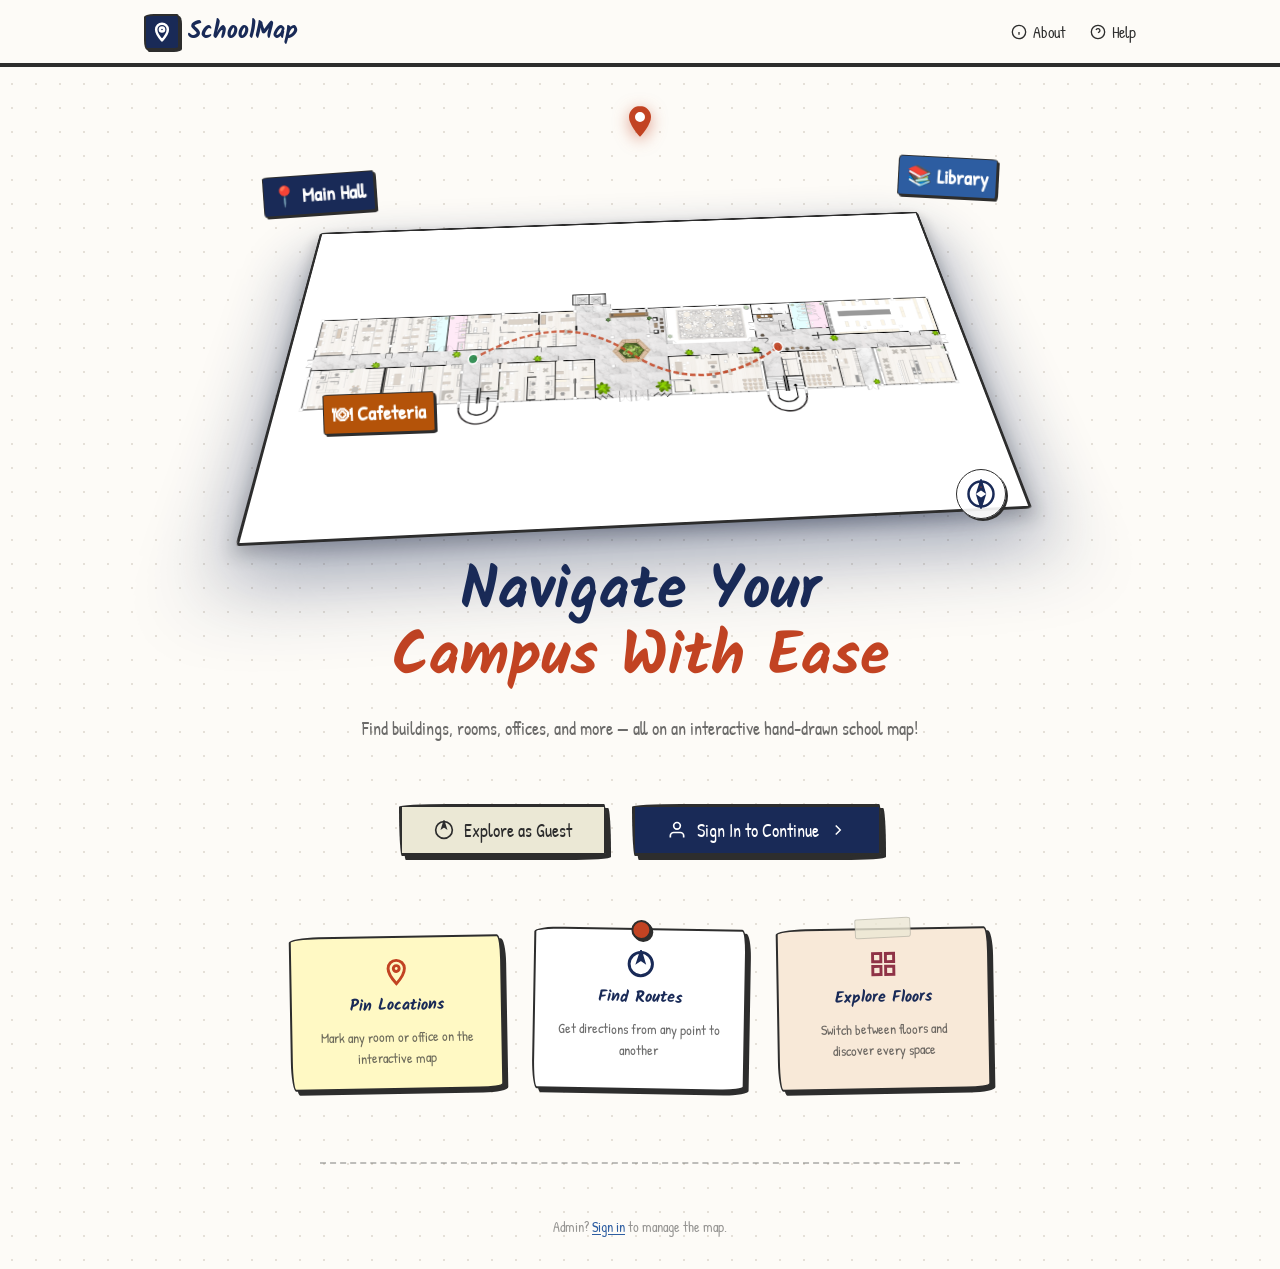
<file: html/index.html>
<!DOCTYPE html>
<html lang="en">
<head>
  <meta charset="UTF-8" />
  <meta name="viewport" content="width=device-width, initial-scale=1.0, maximum-scale=1" />
  <title>SchoolMap — Navigate Your Campus</title>
  <link rel="preconnect" href="https://fonts.googleapis.com" />
  <link rel="preconnect" href="https://fonts.gstatic.com" crossorigin />
  <link href="https://fonts.googleapis.com/css2?family=Kalam:wght@300;400;700&family=Patrick+Hand&display=swap" rel="stylesheet" />
  <link rel="stylesheet" href="../assets/css/style.css" />
</head>
<body>

  <!-- ===================================================
       PAGE: LANDING
  ==================================================== -->
  <div id="page-landing" class="page">
    <!-- Header -->
    <header class="landing-header">
      <div class="container landing-header-inner">
        <button class="logo-btn" onclick="window.location.href='index.html'">
          <div class="logo-icon">
            <svg xmlns="http://www.w3.org/2000/svg" width="20" height="20" fill="none" viewBox="0 0 24 24" stroke="white" stroke-width="3"><path stroke-linecap="round" stroke-linejoin="round" d="M12 2C8.13 2 5 5.13 5 9c0 5.25 7 13 7 13s7-7.75 7-13c0-3.87-3.13-7-7-7zm0 9.5c-1.38 0-2.5-1.12-2.5-2.5s1.12-2.5 2.5-2.5 2.5 1.12 2.5 2.5-1.12 2.5-2.5 2.5z"/></svg>
          </div>
          <span class="logo-text">SchoolMap</span>
        </button>
        <nav class="desktop-nav">
          <button class="nav-btn" onclick="showLandingView('about')">
            <svg xmlns="http://www.w3.org/2000/svg" width="16" height="16" fill="none" viewBox="0 0 24 24" stroke="currentColor" stroke-width="2"><circle cx="12" cy="12" r="10"/><line x1="12" y1="16" x2="12" y2="12"/><line x1="12" y1="8" x2="12.01" y2="8"/></svg>
            About
          </button>
          <button class="nav-btn" onclick="showLandingView('help')">
            <svg xmlns="http://www.w3.org/2000/svg" width="16" height="16" fill="none" viewBox="0 0 24 24" stroke="currentColor" stroke-width="2"><circle cx="12" cy="12" r="10"/><path d="M9.09 9a3 3 0 015.83 1c0 2-3 3-3 3"/><line x1="12" y1="17" x2="12.01" y2="17"/></svg>
            Help
          </button>
        </nav>
        <button class="mobile-menu-btn" onclick="toggleMobileMenu()" id="mobile-menu-btn">
          <svg id="menu-icon" xmlns="http://www.w3.org/2000/svg" width="20" height="20" fill="none" viewBox="0 0 24 24" stroke="currentColor" stroke-width="2"><line x1="3" y1="12" x2="21" y2="12"/><line x1="3" y1="6" x2="21" y2="6"/><line x1="3" y1="18" x2="21" y2="18"/></svg>
          <svg id="close-icon" style="display:none" xmlns="http://www.w3.org/2000/svg" width="20" height="20" fill="none" viewBox="0 0 24 24" stroke="currentColor" stroke-width="2"><line x1="18" y1="6" x2="6" y2="18"/><line x1="6" y1="6" x2="18" y2="18"/></svg>
        </button>
      </div>
      <div class="mobile-nav" id="mobile-nav" style="display:none">
        <button onclick="showLandingView('about'); toggleMobileMenu()">
          <svg xmlns="http://www.w3.org/2000/svg" width="16" height="16" fill="none" viewBox="0 0 24 24" stroke="currentColor" stroke-width="2"><circle cx="12" cy="12" r="10"/><line x1="12" y1="16" x2="12" y2="12"/><line x1="12" y1="8" x2="12.01" y2="8"/></svg>
          About
        </button>
        <button onclick="showLandingView('help'); toggleMobileMenu()">
          <svg xmlns="http://www.w3.org/2000/svg" width="16" height="16" fill="none" viewBox="0 0 24 24" stroke="currentColor" stroke-width="2"><circle cx="12" cy="12" r="10"/><path d="M9.09 9a3 3 0 015.83 1c0 2-3 3-3 3"/><line x1="12" y1="17" x2="12.01" y2="17"/></svg>
          Help
        </button>
      </div>
    </header>

    <!-- Main Landing Content -->
    <main class="container landing-main">

      <!-- HOME VIEW -->
      <div id="landing-home" class="landing-section">
        <!-- 3D Map Hero -->
        <div class="hero-wrapper">
          <div class="hero-shadow"></div>
          <div class="hero-map-card">
            <img src="../images/map-ground-floor.png" alt="Ground Floor Plan" class="hero-map-img" draggable="false" />
            <svg class="hero-route-svg" viewBox="0 0 1000 420" preserveAspectRatio="none">
              <path d="M 270 210 Q 400 140 500 210 Q 600 280 720 210" fill="none" stroke="#C24322" stroke-width="3.5" stroke-dasharray="10 6" opacity="0.85" class="route-path" />
              <circle cx="270" cy="210" r="7" fill="#15803d" stroke="white" stroke-width="2" opacity="0.9" />
              <circle cx="720" cy="210" r="7" fill="#C24322" stroke="white" stroke-width="2" opacity="0.9" />
            </svg>
            <div class="hero-sheen"></div>
          </div>
          <div class="hero-pin pin-bounce">
            <svg xmlns="http://www.w3.org/2000/svg" width="32" height="32" viewBox="0 0 24 24" fill="#C24322" stroke="#C24322" stroke-width="2.5" style="filter:drop-shadow(0 4px 8px rgba(194,67,34,0.5))"><path d="M12 2C8.13 2 5 5.13 5 9c0 5.25 7 13 7 13s7-7.75 7-13c0-3.87-3.13-7-7-7z"/><circle cx="12" cy="9" r="2.5" fill="white" stroke="white"/></svg>
          </div>
          <div class="hero-label hero-label-hall float-animation">📍 Main Hall</div>
          <div class="hero-label hero-label-library" style="animation: float 3.5s ease-in-out infinite 0.8s">📚 Library</div>
          <div class="hero-label hero-label-cafeteria" style="animation: float 4s ease-in-out infinite 1.2s">🍽 Cafeteria</div>
          <div class="hero-compass">
            <svg xmlns="http://www.w3.org/2000/svg" width="34" height="30" fill="none" viewBox="0 0 24 24" stroke="#192A57" stroke-width="2" style="animation:float 5s ease-in-out infinite"><circle cx="12" cy="12" r="10"/><polygon points="12 2 14.4 9.6 12 8 9.6 9.6 12 2" fill="#C24322"/><polygon points="12 22 9.6 14.4 12 16 14.4 14.4 12 22" fill="#192A57"/></svg>
          </div>
        </div>

        <!-- Hero Text -->
        <div class="hero-text">
          <div class="wiggle">
            <span class="hero-title-1">Navigate Your</span>
            <span class="hero-title-2">Campus With Ease</span>
          </div>
          <p class="hero-subtitle">Find buildings, rooms, offices, and more — all on an interactive hand-drawn school map!</p>
        </div>

        <!-- CTA Buttons -->
        <div class="cta-buttons">
          <button class="wobbly-btn wobbly-btn-secondary wobbly-btn-lg" onclick="window.location.href='map.html'">
            <svg xmlns="http://www.w3.org/2000/svg" width="20" height="20" fill="none" viewBox="0 0 24 24" stroke="currentColor" stroke-width="2"><circle cx="12" cy="12" r="10"/><polygon points="12 2 14.4 9.6 12 8 9.6 9.6 12 2" fill="currentColor"/></svg>
            Explore as Guest
          </button>
          <button class="wobbly-btn wobbly-btn-primary wobbly-btn-lg" onclick="window.location.href='login.html'">
            <svg xmlns="http://www.w3.org/2000/svg" width="20" height="20" fill="none" viewBox="0 0 24 24" stroke="currentColor" stroke-width="2"><path d="M20 21v-2a4 4 0 00-4-4H8a4 4 0 00-4 4v2"/><circle cx="12" cy="7" r="4"/></svg>
            Sign In to Continue
            <svg xmlns="http://www.w3.org/2000/svg" width="18" height="18" fill="none" viewBox="0 0 24 24" stroke="currentColor" stroke-width="2"><polyline points="9 18 15 12 9 6"/></svg>
          </button>
        </div>

        <!-- Feature Cards -->
        <div class="features-grid">
          <div class="wobbly-card wobbly-card-yellow rotate-n1" style="margin-top:8px">
            <div class="feature-card">
              <svg xmlns="http://www.w3.org/2000/svg" width="28" height="28" fill="none" viewBox="0 0 24 24" stroke="#C24322" stroke-width="2.5"><path d="M12 2C8.13 2 5 5.13 5 9c0 5.25 7 13 7 13s7-7.75 7-13c0-3.87-3.13-7-7-7z"/><circle cx="12" cy="9" r="2.5"/></svg>
              <strong class="feature-title">Pin Locations</strong>
              <p class="feature-desc">Mark any room or office on the interactive map</p>
            </div>
          </div>
          <div class="wobbly-card wobbly-card-white rotate-1 tack-decoration">
            <div class="feature-card">
              <svg xmlns="http://www.w3.org/2000/svg" width="28" height="28" fill="none" viewBox="0 0 24 24" stroke="#192A57" stroke-width="2.5"><circle cx="12" cy="12" r="10"/><polygon points="12 2 14.4 9.6 12 8 9.6 9.6 12 2" fill="#C24322"/></svg>
              <strong class="feature-title">Find Routes</strong>
              <p class="feature-desc">Get directions from any point to another</p>
            </div>
          </div>
          <div class="wobbly-card wobbly-card-beige rotate-n1 tape-decoration">
            <div class="feature-card">
              <svg xmlns="http://www.w3.org/2000/svg" width="28" height="28" fill="none" viewBox="0 0 24 24" stroke="#8F3347" stroke-width="2.5"><rect x="3" y="3" width="7" height="7"/><rect x="14" y="3" width="7" height="7"/><rect x="14" y="14" width="7" height="7"/><rect x="3" y="14" width="7" height="7"/></svg>
              <strong class="feature-title">Explore Floors</strong>
              <p class="feature-desc">Switch between floors and discover every space</p>
            </div>
          </div>
        </div>

        <hr class="divider" />
        <p class="admin-hint">Admin? <a class="text-link" href="login.html">Sign in</a> to manage the map.</p>
      </div>

      <!-- ABOUT VIEW -->
      <div id="landing-about" class="landing-section" style="display:none">
        <div class="section-header">
          <div class="section-header-icon" style="background:#192A57">
            <svg xmlns="http://www.w3.org/2000/svg" width="22" height="22" fill="none" viewBox="0 0 24 24" stroke="white" stroke-width="2"><circle cx="12" cy="12" r="10"/><line x1="12" y1="16" x2="12" y2="12"/><line x1="12" y1="8" x2="12.01" y2="8"/></svg>
          </div>
          <h1 class="section-title">About SchoolMap</h1>
        </div>
        <div class="wobbly-card wobbly-card-yellow tape-decoration rotate-n1">
          <h2 class="card-heading" style="color:#192A57">What is SchoolMap?</h2>
          <p class="card-body">SchoolMap is an interactive campus navigation system designed to help students, faculty, visitors, and administrators easily find their way around the school. With our hand-drawn style map, navigating has never been more fun!</p>
        </div>
        <div class="wobbly-card wobbly-card-white tack-decoration rotate-1" style="margin-top:20px">
          <h2 class="card-heading" style="color:#8F3347">Our Mission</h2>
          <p class="card-body">We believe that every student and visitor deserves to feel at home on campus from day one. SchoolMap eliminates confusion and helps everyone find classrooms, offices, restrooms, and facilities with ease.</p>
        </div>
        <div class="wobbly-card wobbly-card-beige rotate-n1" style="margin-top:20px">
          <h2 class="card-heading" style="color:#C24322">Key Features</h2>
          <ul class="feature-list">
            <li>✏ Interactive multi-floor campus map</li>
            <li>✏ Route finder between any two locations</li>
            <li>✏ Color-coded legend for room types</li>
            <li>✏ Kiosk-friendly interface for common areas</li>
            <li>✏ Admin tools for map management</li>
            <li>✏ Accessible for students, faculty, and visitors</li>
          </ul>
        </div>
        <div class="wobbly-card wobbly-card-white tape-decoration rotate-1" style="margin-top:20px">
          <h2 class="card-heading" style="color:#192A57">Who Is It For?</h2>
          <div class="who-grid">
            <div class="who-item"><span>🎓</span><div><strong>Students</strong><br/><small>Find classrooms &amp; campus resources</small></div></div>
            <div class="who-item"><span>👩‍🏫</span><div><strong>Faculty</strong><br/><small>Access offices and schedule rooms</small></div></div>
            <div class="who-item"><span>🗺️</span><div><strong>Visitors</strong><br/><small>Navigate the campus with ease</small></div></div>
            <div class="who-item"><span>🔧</span><div><strong>Admins</strong><br/><small>Manage and update the map</small></div></div>
          </div>
        </div>
      </div>

      <!-- HELP VIEW -->
      <div id="landing-help" class="landing-section" style="display:none">
        <div class="section-header">
          <div class="section-header-icon" style="background:#C24322">
            <svg xmlns="http://www.w3.org/2000/svg" width="22" height="22" fill="none" viewBox="0 0 24 24" stroke="white" stroke-width="2"><circle cx="12" cy="12" r="10"/><path d="M9.09 9a3 3 0 015.83 1c0 2-3 3-3 3"/><line x1="12" y1="17" x2="12.01" y2="17"/></svg>
          </div>
          <h1 class="section-title">Help &amp; FAQ</h1>
        </div>
        <div class="faq-list" id="faq-list"></div>
        <div class="help-cta">
          <p>Ready to explore your campus?</p>
          <button class="wobbly-btn wobbly-btn-primary wobbly-btn-lg" onclick="window.location.href='map.html'">
            <svg xmlns="http://www.w3.org/2000/svg" width="18" height="18" fill="none" viewBox="0 0 24 24" stroke="currentColor" stroke-width="2"><path d="M12 2C8.13 2 5 5.13 5 9c0 5.25 7 13 7 13s7-7.75 7-13c0-3.87-3.13-7-7-7z"/></svg>
            Open the Map
          </button>
        </div>
      </div>

    </main>
  </div>

  <!-- Toast Notification -->
  <div id="toast" class="toast" style="display:none"></div>

  <script src="../assets/js/core.js"></script>
  <script src="../assets/js/index.js"></script>
  <script>
    // Landing-specific: show sub-views (About / Help)
    function showLandingView(view) {
      document.getElementById('landing-home').style.display = 'none';
      document.getElementById('landing-about').style.display = 'none';
      document.getElementById('landing-help').style.display = 'none';
      const target = document.getElementById('landing-' + view);
      if (target) target.style.display = 'block';
      if (view === 'help') renderFaq();
    }

    function toggleMobileMenu() {
      const nav = document.getElementById('mobile-nav');
      const menuIcon = document.getElementById('menu-icon');
      const closeIcon = document.getElementById('close-icon');
      const open = nav.style.display === 'none' || nav.style.display === '';
      nav.style.display = open ? 'flex' : 'none';
      menuIcon.style.display = open ? 'none' : 'block';
      closeIcon.style.display = open ? 'block' : 'none';
    }

    function renderFaq() {
      const faqs = [
        { q: 'How do I find a room?', a: 'Use the search bar at the top of the map page or browse the legend to filter by room type.' },
        { q: 'Can I use SchoolMap without an account?', a: 'Yes! Click "Explore as Guest" on the home page to access the map without signing in.' },
        { q: 'How do I get directions?', a: 'On the map page, use the "Find Your Way" bar at the top to select a starting point and destination.' },
        { q: 'How do I switch floors?', a: 'Use the Floors panel on the left sidebar of the map to switch between building floors.' },
        { q: 'Can admins update the map?', a: 'Yes. Admins can log in and access the Admin Panel to add, edit, or remove locations and floors.' },
      ];
      const container = document.getElementById('faq-list');
      if (!container) return;
      container.innerHTML = faqs.map((f, i) => `
        <div class="wobbly-card wobbly-card-${i % 2 === 0 ? 'white' : 'beige'} ${i % 2 === 0 ? 'rotate-n1' : 'rotate-1'}" style="margin-bottom:14px; cursor:pointer" onclick="this.querySelector('.faq-answer').style.display = this.querySelector('.faq-answer').style.display === 'none' ? 'block' : 'none'">
          <p style="font-family:'Kalam',cursive; font-weight:700; font-size:15px; margin:0 0 6px">❓ ${f.q}</p>
          <p class="faq-answer" style="display:none; font-size:14px; color:#2d2d2d99; margin:0">${f.a}</p>
        </div>
      `).join('');
    }
  </script>
</body>
</html>
</file>
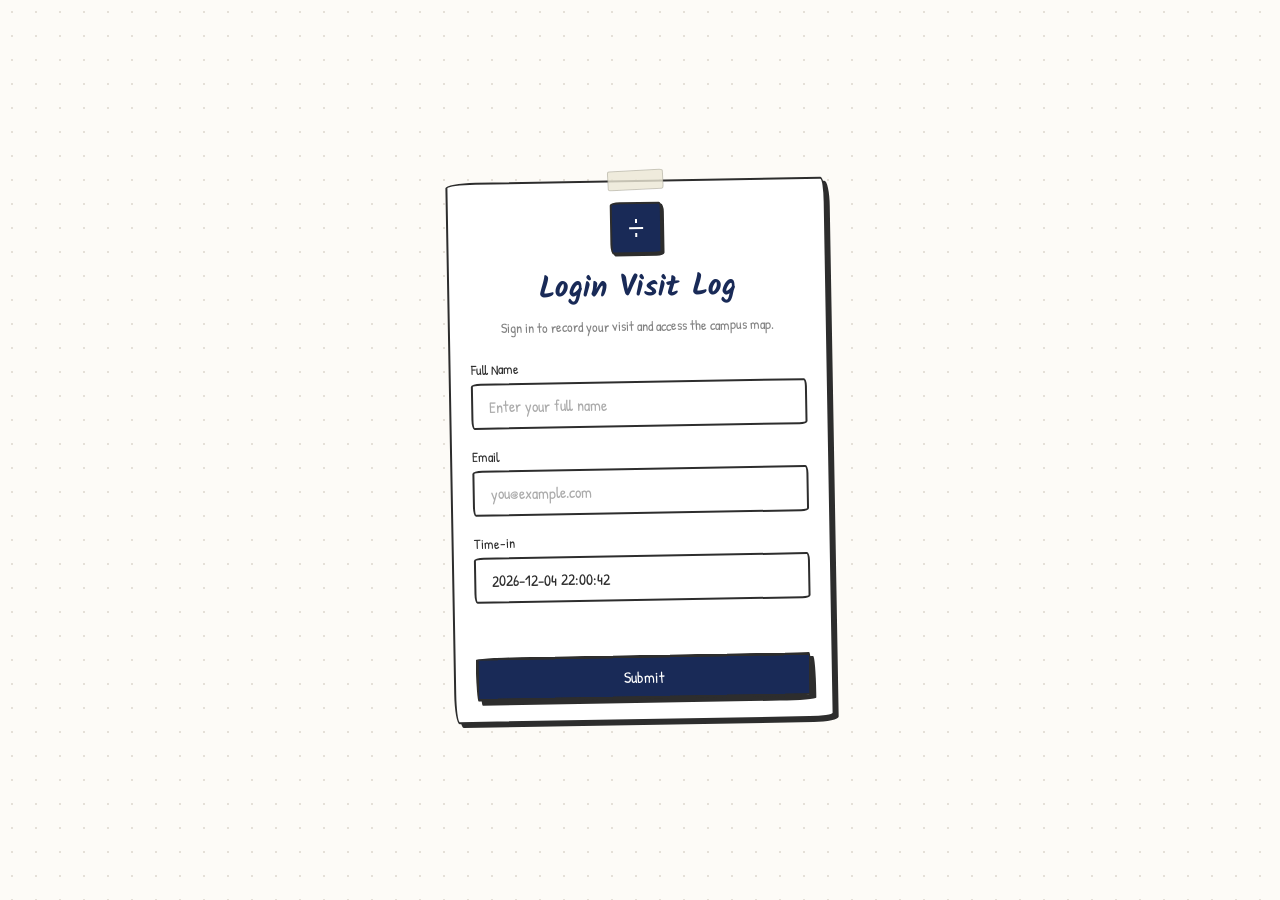
<file: html/admin-panel.html>
<!DOCTYPE html>
<html lang="en">
<head>
  <meta charset="UTF-8" />
  <meta name="viewport" content="width=device-width, initial-scale=1.0" />
  <title>SchoolMap — Admin Panel</title>
  <link rel="preconnect" href="https://fonts.googleapis.com">
  <link rel="preconnect" href="https://fonts.gstatic.com" crossorigin>
  <link href="https://fonts.googleapis.com/css2?family=Kalam:wght@400;700&family=Patrick+Hand&display=swap" rel="stylesheet">
  <link rel="stylesheet" href="../assets/css/style.css" />
</head>
<body>
  <div id="adminLoadingOverlay" class="admin-loading-overlay">
    <div class="admin-loading-card verification-card">
      <h2 id="admin-loading-text">Administrator confirmation</h2>

      <div class="verification-step" id="verificationStep1">
        <p class="verification-instruction">Complete both checks to continue into the admin panel.</p>

        <div class="verification-checkbox">
          <input type="checkbox" id="confirmAdmin" />
          <label for="confirmAdmin">I confirm I am the authorized SchoolMap administrator.</label>
        </div>

        <div class="verification-checkbox">
          <input type="checkbox" id="confirmResponsibility" />
          <label for="confirmResponsibility">I understand edits are permanent and will proceed carefully.</label>
        </div>

        <button class="btn btn-primary verification-button" id="verificationContinue" disabled>Proceed to slide verification</button>
      </div>

      <div class="verification-step hidden" id="verificationStep2">
        <p class="verification-instruction">Drag the handle all the way to confirm your access.</p>

        <div class="verification-track" id="verificationTrack">
          <div class="verification-text">Slide to confirm</div>
          <div class="verification-handle" id="verificationHandle">↔</div>
        </div>

        <p class="verification-note">This verification appears once before admin edit mode.</p>
      </div>
    </div>
  </div>
  <div class="admin-app hidden">
    <!-- LEFT — DYNAMIC CONTROL PANEL -->
    <aside class="control-panel">
      <header class="cp-head">
        <div class="brand">
          <div class="brand-logo">
            <svg width="18" height="18" viewBox="0 0 24 24" fill="none" stroke="currentColor" stroke-width="2.5" stroke-linecap="round" stroke-linejoin="round"><path d="M20 10c0 6-8 12-8 12s-8-6-8-12a8 8 0 0 1 16 0Z"/><circle cx="12" cy="10" r="3"/></svg>
          </div>
          <div>
            <h1>SchoolMap</h1>
            <p>Admin Console</p>
          </div>
        </div>
        <button class="icon-btn" id="backBtn" title="Back">
          <svg width="14" height="14" viewBox="0 0 24 24" fill="none" stroke="currentColor" stroke-width="2.5" stroke-linecap="round" stroke-linejoin="round"><path d="m12 19-7-7 7-7"/><path d="M19 12H5"/></svg>
        </button>
      </header>

      <nav class="section-tabs">
        <button class="tab active" data-section="floors">
          <svg width="14" height="14" viewBox="0 0 24 24" fill="none" stroke="currentColor" stroke-width="2.5" stroke-linecap="round" stroke-linejoin="round"><path d="m12 2 9 5-9 5-9-5 9-5Z"/><path d="m3 12 9 5 9-5"/><path d="m3 17 9 5 9-5"/></svg>
          <span>Floors</span>
        </button>
        <button class="tab" data-section="pins">
          <svg width="14" height="14" viewBox="0 0 24 24" fill="none" stroke="currentColor" stroke-width="2.5" stroke-linecap="round" stroke-linejoin="round"><path d="M20 10c0 6-8 12-8 12s-8-6-8-12a8 8 0 0 1 16 0Z"/><circle cx="12" cy="10" r="3"/></svg>
          <span>Pins</span>
        </button>
        <button class="tab" data-section="legends">
          <svg width="14" height="14" viewBox="0 0 24 24" fill="none" stroke="currentColor" stroke-width="2.5" stroke-linecap="round" stroke-linejoin="round"><circle cx="13.5" cy="6.5" r=".5" fill="currentColor"/><circle cx="17.5" cy="10.5" r=".5" fill="currentColor"/><circle cx="8.5" cy="7.5" r=".5" fill="currentColor"/><circle cx="6.5" cy="12.5" r=".5" fill="currentColor"/><path d="M12 2C6.5 2 2 6.5 2 12s4.5 10 10 10c.926 0 1.648-.746 1.648-1.688 0-.437-.18-.835-.437-1.125-.29-.289-.438-.652-.438-1.125a1.64 1.64 0 0 1 1.668-1.668h1.996c3.051 0 5.555-2.503 5.555-5.554C21.965 6.012 17.461 2 12 2Z"/></svg>
          <span>Legends</span>
        </button>
      </nav>

      <div class="cp-body" id="cpBody">
        <!-- Dynamic content rendered by admin-panel.js -->
      </div>

      <footer class="cp-foot">
        <button class="btn btn-ghost" id="resetBtn">
          <svg width="13" height="13" viewBox="0 0 24 24" fill="none" stroke="currentColor" stroke-width="2.5" stroke-linecap="round" stroke-linejoin="round"><path d="M3 12a9 9 0 1 0 9-9 9.75 9.75 0 0 0-6.74 2.74L3 8"/><path d="M3 3v5h5"/></svg>
          Reset
        </button>
        <button class="btn btn-primary" id="saveBtn">
          <svg width="13" height="13" viewBox="0 0 24 24" fill="none" stroke="currentColor" stroke-width="2.5" stroke-linecap="round" stroke-linejoin="round"><path d="M19 21H5a2 2 0 0 1-2-2V5a2 2 0 0 1 2-2h11l5 5v11a2 2 0 0 1-2 2Z"/><path d="M17 21v-8H7v8"/><path d="M7 3v5h8"/></svg>
          Save All
        </button>
      </footer>
    </aside>

    <!-- RIGHT — FIXED MAP -->
    <main class="map-panel">
      <div class="map-toolbar">
        <div class="map-toolbar-left">
          <span class="floor-tag" id="floorTag">—</span>
          <span class="muted" id="floorName">No floor selected</span>
          <div class="floor-switch" id="floorSwitch"></div>
        </div>
        <div class="map-toolbar-right">
          <button class="icon-btn" id="gridBtn" title="Toggle grid">
            <svg width="14" height="14" viewBox="0 0 24 24" fill="none" stroke="currentColor" stroke-width="2.5" stroke-linecap="round" stroke-linejoin="round"><rect width="7" height="7" x="3" y="3" rx="1"/><rect width="7" height="7" x="14" y="3" rx="1"/><rect width="7" height="7" x="14" y="14" rx="1"/><rect width="7" height="7" x="3" y="14" rx="1"/></svg>
          </button>
          <button class="icon-btn" id="legendBtn" title="Toggle legend overlay">
            <svg width="14" height="14" viewBox="0 0 24 24" fill="none" stroke="currentColor" stroke-width="2.5" stroke-linecap="round" stroke-linejoin="round"><path d="M2 12s3-7 10-7 10 7 10 7-3 7-10 7-10-7-10-7Z"/><circle cx="12" cy="12" r="3"/></svg>
          </button>
          <div class="zoom-group">
            <button class="icon-btn zoom-out" id="zoomOut">
              <svg width="14" height="14" viewBox="0 0 24 24" fill="none" stroke="currentColor" stroke-width="2.5" stroke-linecap="round" stroke-linejoin="round"><circle cx="11" cy="11" r="8"/><path d="m21 21-4.3-4.3"/><path d="M8 11h6"/></svg>
            </button>
            <span id="zoomLabel">100%</span>
            <button class="icon-btn zoom-in" id="zoomIn">
              <svg width="14" height="14" viewBox="0 0 24 24" fill="none" stroke="currentColor" stroke-width="2.5" stroke-linecap="round" stroke-linejoin="round"><circle cx="11" cy="11" r="8"/><path d="m21 21-4.3-4.3"/><path d="M11 8v6"/><path d="M8 11h6"/></svg>
            </button>
          </div>
        </div>
      </div>

      <div class="map-stage" id="mapStage">
        <div class="map-canvas" id="mapCanvas">
          <div class="grid-overlay" id="gridOverlay" hidden></div>
          <img class="floor-image" id="floorImage" alt="" hidden />
          <div class="empty-state" id="emptyState">
            <svg width="42" height="42" viewBox="0 0 24 24" fill="none" stroke="currentColor" stroke-width="2" stroke-linecap="round" stroke-linejoin="round" opacity=".4"><path d="M20 10c0 6-8 12-8 12s-8-6-8-12a8 8 0 0 1 16 0Z"/><circle cx="12" cy="10" r="3"/></svg>
            <p>Add a floor to begin editing</p>
          </div>
          <div class="pins-layer" id="pinsLayer"></div>
        </div>
        <div class="legend-overlay" id="legendOverlay" hidden></div>
        <div class="pin-tooltip" id="pinTooltip"></div>
      </div>

      <div class="map-footer">
        <span class="muted">
          <svg width="12" height="12" viewBox="0 0 24 24" fill="none" stroke="currentColor" stroke-width="2.5" stroke-linecap="round" stroke-linejoin="round"><path d="M5 9l-3 3 3 3"/><path d="m9 5 3-3 3 3"/><path d="M15 19l-3 3-3-3"/><path d="m19 9 3 3-3 3"/><path d="M2 12h20"/><path d="M12 2v20"/></svg>
          Drag pins to reposition · Click empty area to add a pin · Scroll to zoom
        </span>
      </div>
    </main>

    <div class="toast" id="toast"></div>
  </div>

  <div class="floor-image-preview-panel" id="floorImagePreviewPanel" hidden>
    <div class="preview-header">
      <div class="preview-title">Floor image preview</div>
      <button class="btn btn-ghost small" data-action="preview-close">Close</button>
    </div>
    <img id="floorImagePreview" alt="Floor preview" />
    <div class="preview-actions">
      <button class="btn btn-primary" data-action="preview-change-image">Change image</button>
    </div>
    <div class="preview-note">Recommended size: 1080 × 1920 for higher quality. Crop the image before upload for the best map fit.</div>
  </div>

  <script>
    function getCachedCurrentUser() {
      try {
        return JSON.parse(localStorage.getItem('schoolmap_current_user') || 'null');
      } catch (err) {
        return null;
      }
    }

    function updateAdminLoadingText(message) {
      var el = document.getElementById('admin-loading-text');
      if (el) { el.textContent = message; }
    }

    function hideAdminLoadingOverlay() {
      var overlay = document.getElementById('adminLoadingOverlay');
      if (overlay) { overlay.style.display = 'none'; }
    }

    function showAdminLoadingOverlay() {
      var overlay = document.getElementById('adminLoadingOverlay');
      if (overlay) { overlay.style.display = 'flex'; }
    }

    function verifyAdminPanelAccess() {
      showAdminLoadingOverlay();
      updateAdminLoadingText('Verify admin access');

      if (typeof requireAdminPage === 'function') {
        if (!requireAdminPage()) {
          return false;
        }
      } else {
        var user = getCachedCurrentUser();
        if (!user || user.role !== 'admin') {
          alert('Admin access only. Please sign in with the administrator account.');
          window.location.href = 'login.html';
          return false;
        }
      }

      initializeAdminVerification();
      return true;
    }

    function initializeAdminVerification() {
      var overlay = document.getElementById('adminLoadingOverlay');
      var step1 = document.getElementById('verificationStep1');
      var step2 = document.getElementById('verificationStep2');
      var proceedBtn = document.getElementById('verificationContinue');
      var confirmAdmin = document.getElementById('confirmAdmin');
      var confirmResponsibility = document.getElementById('confirmResponsibility');
      if (!overlay || !step1 || !step2 || !proceedBtn || !confirmAdmin || !confirmResponsibility) { return; }

      function updateProceedState() {
        proceedBtn.disabled = !(confirmAdmin.checked && confirmResponsibility.checked);
      }

      confirmAdmin.addEventListener('change', updateProceedState);
      confirmResponsibility.addEventListener('change', updateProceedState);

      proceedBtn.addEventListener('click', function() {
        step1.classList.add('hidden');
        step2.classList.remove('hidden');
        updateAdminLoadingText('Slide verification');
        setupSlideVerification();
      });

      function setupSlideVerification() {
        var handle = document.getElementById('verificationHandle');
        var track = document.getElementById('verificationTrack');
        var text = document.querySelector('.verification-text');
        if (!handle || !track || !text) { return; }

        var dragging = false;
        var startX = 0;
        var maxX = track.clientWidth - handle.clientWidth;

        function finishVerification() {
          text.textContent = 'Verified — loading admin console...';
          handle.style.transform = 'translateX(' + maxX + 'px)';
          setTimeout(function() {
            hideAdminLoadingOverlay();
            var app = document.querySelector('.admin-app');
            if (app) { app.classList.remove('hidden'); }
          }, 400);
        }

        function resetHandle() {
          handle.style.transform = 'translateX(0px)';
          text.textContent = 'Slide to confirm';
        }

        handle.addEventListener('pointerdown', function(event) {
          dragging = true;
          startX = event.clientX;
          handle.setPointerCapture(event.pointerId);
        });

        document.addEventListener('pointermove', function(event) {
          if (!dragging) { return; }
          var delta = event.clientX - startX;
          var x = Math.max(0, Math.min(maxX, delta));
          handle.style.transform = 'translateX(' + x + 'px)';
          if (x >= maxX) {
            dragging = false;
            finishVerification();
          }
        });

        document.addEventListener('pointerup', function() {
          if (!dragging) { return; }
          dragging = false;
          resetHandle();
        });
      }
    }

    window.addEventListener('DOMContentLoaded', function() {
      verifyAdminPanelAccess();
    });
  </script>
  <script src="../assets/js/core.js"></script>
  <script src="../assets/js/admin-panel.js"></script>
</body>
</html>
</file>
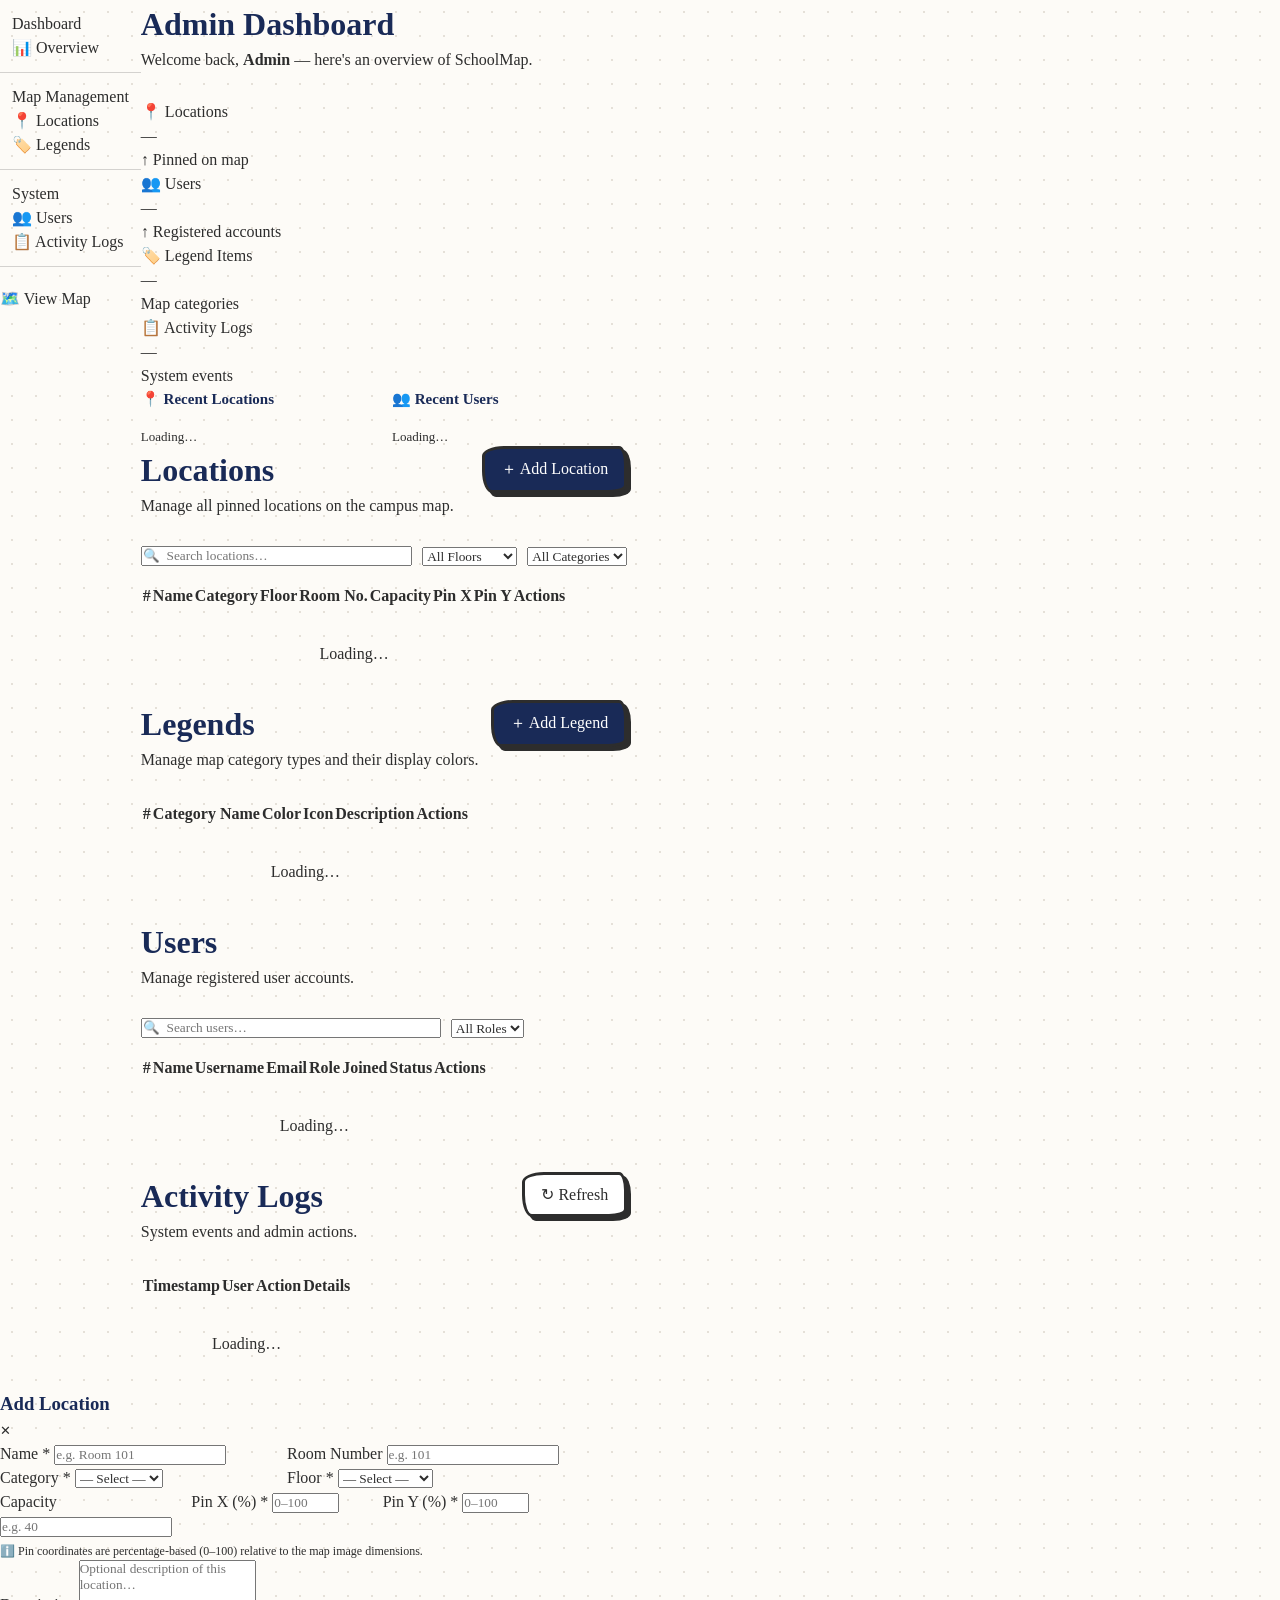
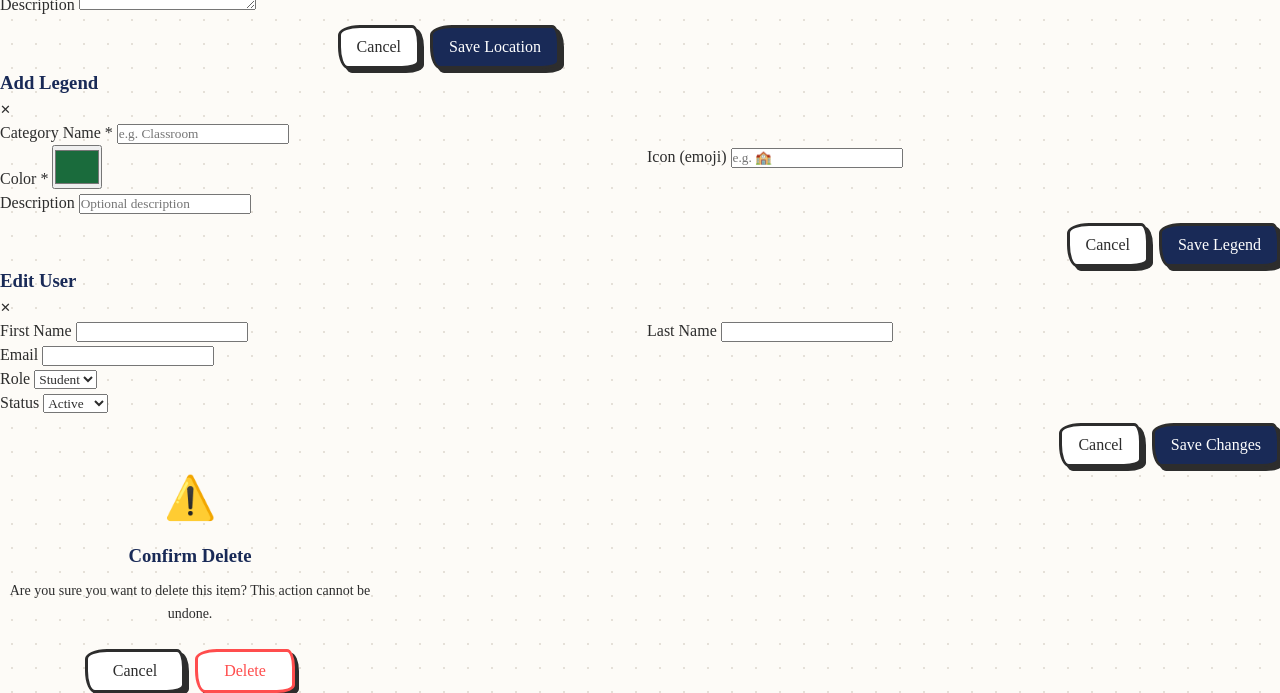
<file: html/admin.html>
<!DOCTYPE html>
<html lang="en">
<head>
  <meta charset="UTF-8">
  <meta name="viewport" content="width=device-width, initial-scale=1.0">
  <title>Admin Panel — SchoolMap</title>
  <link rel="stylesheet" href="../assets/css/style.css">
  <style>
    .action-btns { display: flex; gap: 6px; }
    .search-bar  { display: flex; align-items: center; gap: 10px; margin-bottom: 16px; }
    .search-bar input { flex: 1; max-width: 300px; }
    .color-swatch { width: 18px; height: 18px; border-radius: 50%; display: inline-block; vertical-align: middle; margin-right: 6px; border: 1px solid rgba(0,0,0,0.1); }
    .form-hint { font-size: 12px; color: var(--clr-text-muted); margin-top: 4px; }
    .pin-coord-help { font-size: 12px; color: var(--clr-info); margin-top: 4px; }
    .page-header { display: flex; align-items: flex-start; justify-content: space-between; margin-bottom: 28px; flex-wrap: wrap; gap: 12px; }
  </style>
</head>
<body>

  <!-- ── Navbar ──────────────────────────────────────────── -->
  <nav class="navbar" id="main-navbar"></nav>

  <div style="display:flex;">
    <!-- ── Sidebar ───────────────────────────────────────── -->
    <aside class="sidebar">
      <div class="sidebar-section">
        <div class="sidebar-label">Dashboard</div>
        <div class="sidebar-link active" data-tab-nav="dashboard">
          <span class="icon">📊</span> Overview
        </div>
      </div>
      <div class="sidebar-section">
        <div class="sidebar-label">Map Management</div>
        <div class="sidebar-link" data-tab-nav="locations">
          <span class="icon">📍</span> Locations
        </div>
        <div class="sidebar-link" data-tab-nav="legends">
          <span class="icon">🏷️</span> Legends
        </div>
      </div>
      <div class="sidebar-section">
        <div class="sidebar-label">System</div>
        <div class="sidebar-link" data-tab-nav="users">
          <span class="icon">👥</span> Users
        </div>
        <div class="sidebar-link" data-tab-nav="logs">
          <span class="icon">📋</span> Activity Logs
        </div>
      </div>
      <div style="margin-top:auto;padding-top:20px;">
        <a href="map.html" class="sidebar-link">
          <span class="icon">🗺️</span> View Map
        </a>
      </div>
    </aside>

    <!-- ── Main Content ───────────────────────────────────── -->
    <main class="main-wrapper">

      <!-- ══ Overview / Dashboard ══════════════════════════ -->
      <div id="tab-dashboard" class="tab-panel active">
        <div class="page-header">
          <div>
            <h1 class="page-title">Admin Dashboard</h1>
            <p class="page-subtitle">Welcome back, <strong id="admin-name">Admin</strong> — here's an overview of SchoolMap.</p>
          </div>
          <div style="font-size:13px;color:var(--clr-text-muted);" id="current-date"></div>
        </div>

        <!-- Stats -->
        <div class="stats-grid">
          <div class="stat-card">
            <div class="stat-card-header">
              <span class="stat-card-icon">📍</span>
              <span class="stat-card-label">Locations</span>
            </div>
            <div class="stat-card-value" id="stat-locations">—</div>
            <div class="stat-card-change up">↑ Pinned on map</div>
          </div>
          <div class="stat-card">
            <div class="stat-card-header">
              <span class="stat-card-icon">👥</span>
              <span class="stat-card-label">Users</span>
            </div>
            <div class="stat-card-value" id="stat-users">—</div>
            <div class="stat-card-change up">↑ Registered accounts</div>
          </div>
          <div class="stat-card">
            <div class="stat-card-header">
              <span class="stat-card-icon">🏷️</span>
              <span class="stat-card-label">Legend Items</span>
            </div>
            <div class="stat-card-value" id="stat-legends">—</div>
            <div class="stat-card-change">Map categories</div>
          </div>
          <div class="stat-card">
            <div class="stat-card-header">
              <span class="stat-card-icon">📋</span>
              <span class="stat-card-label">Activity Logs</span>
            </div>
            <div class="stat-card-value" id="stat-logs">—</div>
            <div class="stat-card-change">System events</div>
          </div>
        </div>

        <!-- Quick info -->
        <div class="admin-grid-2">
          <div class="card">
            <h3 style="font-family:var(--font-display);font-size:15px;font-weight:700;margin-bottom:16px;">📍 Recent Locations</h3>
            <div id="recent-locations-list" style="font-size:13px;color:var(--clr-text-muted);">Loading…</div>
          </div>
          <div class="card">
            <h3 style="font-family:var(--font-display);font-size:15px;font-weight:700;margin-bottom:16px;">👥 Recent Users</h3>
            <div id="recent-users-list" style="font-size:13px;color:var(--clr-text-muted);">Loading…</div>
          </div>
        </div>
      </div>

      <!-- ══ Locations ══════════════════════════════════════ -->
      <div id="tab-locations" class="tab-panel">
        <div class="page-header">
          <div>
            <h1 class="page-title">Locations</h1>
            <p class="page-subtitle">Manage all pinned locations on the campus map.</p>
          </div>
          <button class="btn btn-primary" id="add-location-btn">＋ Add Location</button>
        </div>

        <div class="search-bar">
          <input type="text" class="form-control" id="loc-search" placeholder="🔍  Search locations…" style="max-width:300px;">
          <select class="form-control" id="loc-floor-filter" style="max-width:150px;">
            <option value="">All Floors</option>
            <option value="ground">Ground Floor</option>
            <option value="2nd">2nd Floor</option>
            <option value="3rd">3rd Floor</option>
          </select>
          <select class="form-control" id="loc-cat-filter" style="max-width:160px;">
            <option value="">All Categories</option>
            <option value="Classroom">Classroom</option>
            <option value="Office">Office</option>
            <option value="Laboratory">Laboratory</option>
            <option value="Restroom">Restroom</option>
            <option value="Library">Library</option>
            <option value="Canteen">Canteen</option>
            <option value="Gym">Gym</option>
            <option value="Chapel">Chapel</option>
            <option value="Emergency">Emergency</option>
          </select>
        </div>

        <div class="card" style="padding:0;">
          <div class="table-wrapper">
            <table id="locations-table">
              <thead>
                <tr>
                  <th>#</th>
                  <th>Name</th>
                  <th>Category</th>
                  <th>Floor</th>
                  <th>Room No.</th>
                  <th>Capacity</th>
                  <th>Pin X</th>
                  <th>Pin Y</th>
                  <th>Actions</th>
                </tr>
              </thead>
              <tbody id="locations-tbody">
                <tr><td colspan="9" style="text-align:center;padding:32px;color:var(--clr-text-muted);">Loading…</td></tr>
              </tbody>
            </table>
          </div>
        </div>
      </div>

      <!-- ══ Legends ════════════════════════════════════════ -->
      <div id="tab-legends" class="tab-panel">
        <div class="page-header">
          <div>
            <h1 class="page-title">Legends</h1>
            <p class="page-subtitle">Manage map category types and their display colors.</p>
          </div>
          <button class="btn btn-primary" id="add-legend-btn">＋ Add Legend</button>
        </div>

        <div class="card" style="padding:0;">
          <div class="table-wrapper">
            <table id="legends-table">
              <thead>
                <tr>
                  <th>#</th>
                  <th>Category Name</th>
                  <th>Color</th>
                  <th>Icon</th>
                  <th>Description</th>
                  <th>Actions</th>
                </tr>
              </thead>
              <tbody id="legends-tbody">
                <tr><td colspan="6" style="text-align:center;padding:32px;color:var(--clr-text-muted);">Loading…</td></tr>
              </tbody>
            </table>
          </div>
        </div>
      </div>

      <!-- ══ Users ══════════════════════════════════════════ -->
      <div id="tab-users" class="tab-panel">
        <div class="page-header">
          <div>
            <h1 class="page-title">Users</h1>
            <p class="page-subtitle">Manage registered user accounts.</p>
          </div>
        </div>

        <div class="search-bar">
          <input type="text" class="form-control" id="user-search" placeholder="🔍  Search users…" style="max-width:300px;">
          <select class="form-control" id="user-role-filter" style="max-width:150px;">
            <option value="">All Roles</option>
            <option value="admin">Admin</option>
            <option value="faculty">Faculty</option>
            <option value="student">Student</option>
            <option value="visitor">Visitor</option>
          </select>
        </div>

        <div class="card" style="padding:0;">
          <div class="table-wrapper">
            <table id="users-table">
              <thead>
                <tr>
                  <th>#</th>
                  <th>Name</th>
                  <th>Username</th>
                  <th>Email</th>
                  <th>Role</th>
                  <th>Joined</th>
                  <th>Status</th>
                  <th>Actions</th>
                </tr>
              </thead>
              <tbody id="users-tbody">
                <tr><td colspan="8" style="text-align:center;padding:32px;color:var(--clr-text-muted);">Loading…</td></tr>
              </tbody>
            </table>
          </div>
        </div>
      </div>

      <!-- ══ Logs ═══════════════════════════════════════════ -->
      <div id="tab-logs" class="tab-panel">
        <div class="page-header">
          <div>
            <h1 class="page-title">Activity Logs</h1>
            <p class="page-subtitle">System events and admin actions.</p>
          </div>
          <button class="btn btn-outline btn-sm" id="refresh-logs-btn">↻ Refresh</button>
        </div>
        <div class="card" style="padding:0;">
          <div class="table-wrapper">
            <table>
              <thead>
                <tr>
                  <th>Timestamp</th>
                  <th>User</th>
                  <th>Action</th>
                  <th>Details</th>
                </tr>
              </thead>
              <tbody id="logs-tbody">
                <tr><td colspan="4" style="text-align:center;padding:32px;color:var(--clr-text-muted);">Loading…</td></tr>
              </tbody>
            </table>
          </div>
        </div>
      </div>

    </main><!-- /main-wrapper -->
  </div><!-- /flex -->

  <!-- ══ MODALS ═════════════════════════════════════════════ -->

  <!-- Add/Edit Location -->
  <div class="modal-backdrop" id="location-modal">
    <div class="modal" style="max-width:560px;">
      <div class="modal-header">
        <h3 class="modal-title" id="location-modal-title">Add Location</h3>
        <button class="modal-close">✕</button>
      </div>
      <form id="location-form" novalidate>
        <input type="hidden" id="loc-id">
        <div style="display:grid;grid-template-columns:1fr 1fr;gap:14px;">
          <div class="form-group">
            <label class="form-label">Name *</label>
            <input type="text" id="loc-name" name="name" class="form-control" placeholder="e.g. Room 101" required>
          </div>
          <div class="form-group">
            <label class="form-label">Room Number</label>
            <input type="text" id="loc-room-number" name="room_number" class="form-control" placeholder="e.g. 101">
          </div>
        </div>
        <div style="display:grid;grid-template-columns:1fr 1fr;gap:14px;">
          <div class="form-group">
            <label class="form-label">Category *</label>
            <select id="loc-category" name="category" class="form-control" required>
              <option value="">— Select —</option>
              <option>Classroom</option>
              <option>Office</option>
              <option>Laboratory</option>
              <option>Restroom</option>
              <option>Library</option>
              <option>Canteen</option>
              <option>Gym</option>
              <option>Chapel</option>
              <option>Emergency</option>
            </select>
          </div>
          <div class="form-group">
            <label class="form-label">Floor *</label>
            <select id="loc-floor" name="floor" class="form-control" required>
              <option value="">— Select —</option>
              <option value="ground">Ground Floor</option>
              <option value="2nd">2nd Floor</option>
              <option value="3rd">3rd Floor</option>
            </select>
          </div>
        </div>
        <div style="display:grid;grid-template-columns:1fr 1fr 1fr;gap:14px;">
          <div class="form-group">
            <label class="form-label">Capacity</label>
            <input type="number" id="loc-capacity" name="capacity" class="form-control" placeholder="e.g. 40" min="0">
          </div>
          <div class="form-group">
            <label class="form-label">Pin X (%) *</label>
            <input type="number" id="loc-pin-x" name="pin_x" class="form-control" placeholder="0–100" min="0" max="100" step="0.1">
          </div>
          <div class="form-group">
            <label class="form-label">Pin Y (%) *</label>
            <input type="number" id="loc-pin-y" name="pin_y" class="form-control" placeholder="0–100" min="0" max="100" step="0.1">
          </div>
        </div>
        <p class="pin-coord-help">ℹ️ Pin coordinates are percentage-based (0–100) relative to the map image dimensions.</p>
        <div class="form-group">
          <label class="form-label">Description</label>
          <textarea id="loc-description" name="description" class="form-control" rows="3" placeholder="Optional description of this location…"></textarea>
        </div>
        <div style="display:flex;gap:10px;justify-content:flex-end;margin-top:8px;">
          <button type="button" class="btn btn-outline modal-close">Cancel</button>
          <button type="submit" class="btn btn-primary" id="location-save-btn">Save Location</button>
        </div>
      </form>
    </div>
  </div>

  <!-- Add/Edit Legend -->
  <div class="modal-backdrop" id="legend-modal">
    <div class="modal">
      <div class="modal-header">
        <h3 class="modal-title" id="legend-modal-title">Add Legend</h3>
        <button class="modal-close">✕</button>
      </div>
      <form id="legend-form" novalidate>
        <input type="hidden" id="leg-id">
        <div class="form-group">
          <label class="form-label">Category Name *</label>
          <input type="text" id="leg-name" name="name" class="form-control" placeholder="e.g. Classroom" required>
        </div>
        <div style="display:grid;grid-template-columns:1fr 1fr;gap:14px;">
          <div class="form-group">
            <label class="form-label">Color *</label>
            <input type="color" id="leg-color" name="color" class="form-control" value="#1a6b3c" style="height:44px;cursor:pointer;">
          </div>
          <div class="form-group">
            <label class="form-label">Icon (emoji)</label>
            <input type="text" id="leg-icon" name="icon" class="form-control" placeholder="e.g. 🏫" maxlength="4">
          </div>
        </div>
        <div class="form-group">
          <label class="form-label">Description</label>
          <input type="text" id="leg-description" name="description" class="form-control" placeholder="Optional description">
        </div>
        <div style="display:flex;gap:10px;justify-content:flex-end;margin-top:8px;">
          <button type="button" class="btn btn-outline modal-close">Cancel</button>
          <button type="submit" class="btn btn-primary" id="legend-save-btn">Save Legend</button>
        </div>
      </form>
    </div>
  </div>

  <!-- Edit User -->
  <div class="modal-backdrop" id="user-modal">
    <div class="modal">
      <div class="modal-header">
        <h3 class="modal-title">Edit User</h3>
        <button class="modal-close">✕</button>
      </div>
      <form id="user-form" novalidate>
        <input type="hidden" id="edit-user-id">
        <div style="display:grid;grid-template-columns:1fr 1fr;gap:14px;">
          <div class="form-group">
            <label class="form-label">First Name</label>
            <input type="text" id="edit-first-name" name="first_name" class="form-control">
          </div>
          <div class="form-group">
            <label class="form-label">Last Name</label>
            <input type="text" id="edit-last-name" name="last_name" class="form-control">
          </div>
        </div>
        <div class="form-group">
          <label class="form-label">Email</label>
          <input type="email" id="edit-email" name="email" class="form-control">
        </div>
        <div class="form-group">
          <label class="form-label">Role</label>
          <select id="edit-role" name="role" class="form-control">
            <option value="student">Student</option>
            <option value="faculty">Faculty</option>
            <option value="visitor">Visitor</option>
            <option value="admin">Admin</option>
          </select>
        </div>
        <div class="form-group">
          <label class="form-label">Status</label>
          <select id="edit-status" name="status" class="form-control">
            <option value="active">Active</option>
            <option value="inactive">Inactive</option>
            <option value="banned">Banned</option>
          </select>
        </div>
        <div style="display:flex;gap:10px;justify-content:flex-end;margin-top:8px;">
          <button type="button" class="btn btn-outline modal-close">Cancel</button>
          <button type="submit" class="btn btn-primary">Save Changes</button>
        </div>
      </form>
    </div>
  </div>

  <!-- Confirm Delete -->
  <div class="modal-backdrop" id="confirm-modal">
    <div class="modal" style="max-width:380px;text-align:center;">
      <div style="font-size:42px;margin-bottom:12px;">⚠️</div>
      <h3 class="modal-title" style="margin-bottom:10px;">Confirm Delete</h3>
      <p id="confirm-msg" style="font-size:14px;color:var(--clr-text-muted);margin-bottom:24px;line-height:1.6;">
        Are you sure you want to delete this item? This action cannot be undone.
      </p>
      <div style="display:flex;gap:10px;justify-content:center;">
        <button class="btn btn-outline modal-close" style="min-width:100px;">Cancel</button>
        <button class="btn btn-danger" id="confirm-delete-btn" style="min-width:100px;">Delete</button>
      </div>
    </div>
  </div>

  <script src="../assets/js/core.js"></script>
  <script src="../assets/js/admin.js"></script>
</body>
</html>
</file>
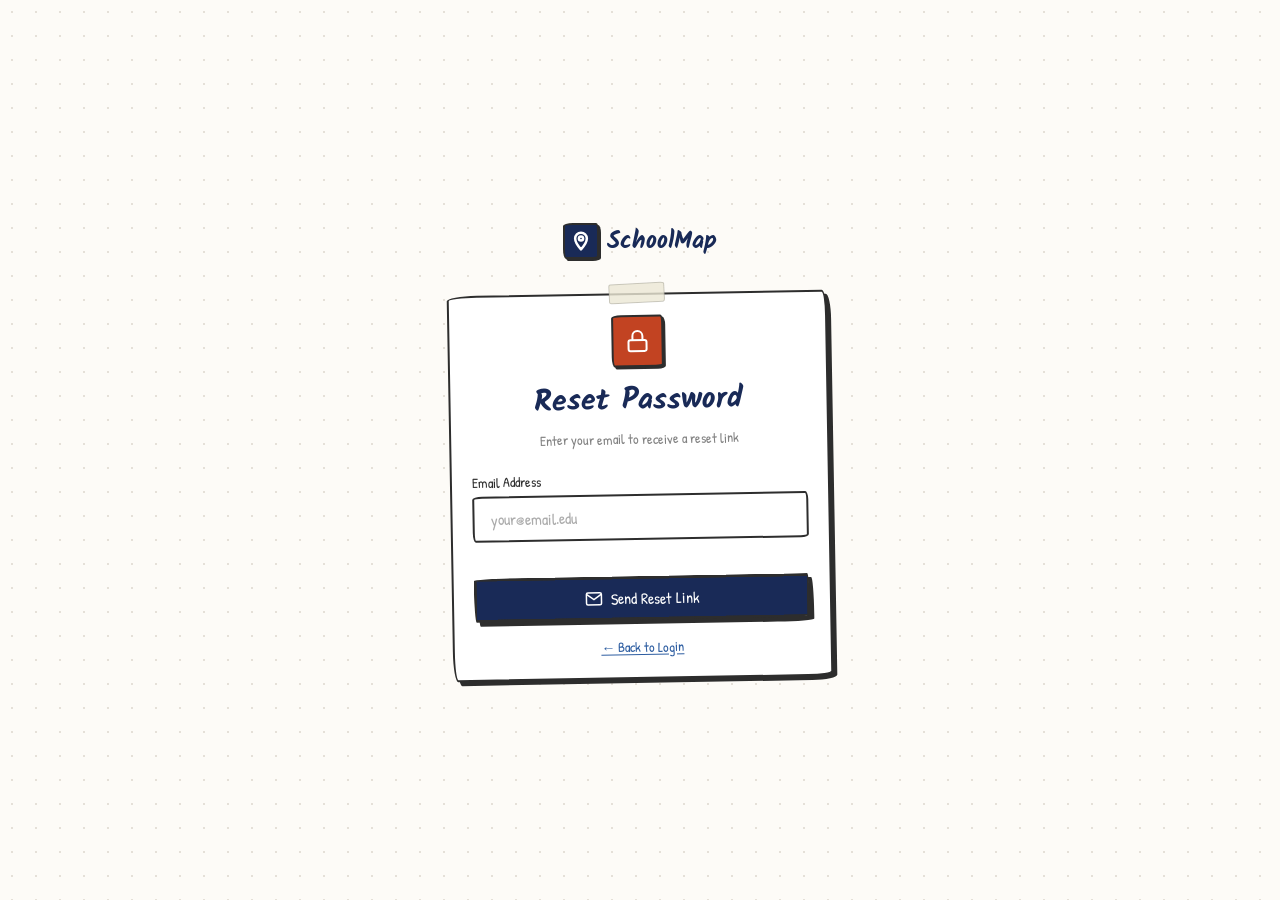
<file: html/forgot-password.html>
<!DOCTYPE html>
<html lang="en">
<head>
  <meta charset="UTF-8" />
  <meta name="viewport" content="width=device-width, initial-scale=1.0, maximum-scale=1" />
  <title>SchoolMap — Reset Password</title>
  <link rel="preconnect" href="https://fonts.googleapis.com" />
  <link rel="preconnect" href="https://fonts.gstatic.com" crossorigin />
  <link href="https://fonts.googleapis.com/css2?family=Kalam:wght@300;400;700&family=Patrick+Hand&display=swap" rel="stylesheet" />
  <link rel="stylesheet" href="../assets/css/style.css" />
</head>
<body>

  <!-- ===================================================
       PAGE: FORGOT PASSWORD
  ==================================================== -->
  <div id="page-forgot-password" class="page">
    <div class="auth-page">
      <button class="logo-btn" onclick="window.location.href='index.html'" style="margin-bottom:32px">
        <div class="logo-icon">
          <svg xmlns="http://www.w3.org/2000/svg" width="20" height="20" fill="none" viewBox="0 0 24 24" stroke="white" stroke-width="3"><path stroke-linecap="round" stroke-linejoin="round" d="M12 2C8.13 2 5 5.13 5 9c0 5.25 7 13 7 13s7-7.75 7-13c0-3.87-3.13-7-7-7zm0 9.5c-1.38 0-2.5-1.12-2.5-2.5s1.12-2.5 2.5-2.5 2.5 1.12 2.5 2.5-1.12 2.5-2.5 2.5z"/></svg>
        </div>
        <span class="logo-text">SchoolMap</span>
      </button>
      <div class="wobbly-card wobbly-card-white tape-decoration rotate-n1 auth-card">
        <div class="auth-card-header">
          <div class="auth-card-icon" style="background:#C24322">
            <svg xmlns="http://www.w3.org/2000/svg" width="24" height="24" fill="none" viewBox="0 0 24 24" stroke="white" stroke-width="2"><rect x="3" y="11" width="18" height="11" rx="2" ry="2"/><path d="M7 11V7a5 5 0 0110 0v4"/></svg>
          </div>
          <h1 class="auth-title">Reset Password</h1>
          <p class="auth-subtitle">Enter your email to receive a reset link</p>
        </div>
        <div id="forgot-form-container">
          <form id="forgot-form" onsubmit="handleForgotPassword(event)" class="auth-form">
            <div class="field-group">
              <label for="forgot-email" class="field-label">Email Address</label>
              <input type="email" id="forgot-email" class="wobbly-input" placeholder="your@email.edu" required />
              <span id="err-forgot-email" class="field-error"></span>
            </div>
            <button type="submit" id="forgot-submit" class="wobbly-btn wobbly-btn-primary w-full">
              <svg xmlns="http://www.w3.org/2000/svg" width="18" height="18" fill="none" viewBox="0 0 24 24" stroke="currentColor" stroke-width="2"><path d="M4 4h16c1.1 0 2 .9 2 2v12c0 1.1-.9 2-2 2H4c-1.1 0-2-.9-2-2V6c0-1.1.9-2 2-2z"/><polyline points="22,6 12,13 2,6"/></svg>
              Send Reset Link
            </button>
          </form>
        </div>
        <div id="forgot-success" style="display:none; text-align:center; padding:16px 0">
          <div class="auth-card-icon" style="background:#15803d; margin:0 auto 12px">
            <svg xmlns="http://www.w3.org/2000/svg" width="24" height="24" fill="none" viewBox="0 0 24 24" stroke="white" stroke-width="2"><path d="M4 4h16c1.1 0 2 .9 2 2v12c0 1.1-.9 2-2 2H4c-1.1 0-2-.9-2-2V6c0-1.1.9-2 2-2z"/><polyline points="22,6 12,13 2,6"/></svg>
          </div>
          <p class="card-body">✓ Reset link sent! Check your email for instructions.</p>
          <p style="font-size:12px; color:#2d2d2d88; margin-top:8px">(Demo mode — no actual email is sent)</p>
        </div>
        <div class="auth-links">
          <a class="text-link" href="login.html">← Back to Login</a>
        </div>
      </div>
    </div>
  </div>

  <!-- Toast Notification -->
  <div id="toast" class="toast" style="display:none"></div>

  <script src="../assets/js/core.js"></script>
  <script src="../assets/js/forgot-password.js"></script>
  <script>
    function handleForgotPassword(e) {
      e.preventDefault();
      const email = document.getElementById('forgot-email').value.trim();
      const errEl = document.getElementById('err-forgot-email');
      errEl.textContent = '';

      if (!/\S+@\S+\.\S+/.test(email)) {
        errEl.textContent = 'Please enter a valid email address.';
        return;
      }

      const btn = document.getElementById('forgot-submit');
      btn.disabled = true;
      btn.textContent = 'Sending...';

      // Simulate sending (demo)
      setTimeout(() => {
        document.getElementById('forgot-form-container').style.display = 'none';
        document.getElementById('forgot-success').style.display = 'block';
      }, 1000);
    }
  </script>
</body>
</html>
</file>
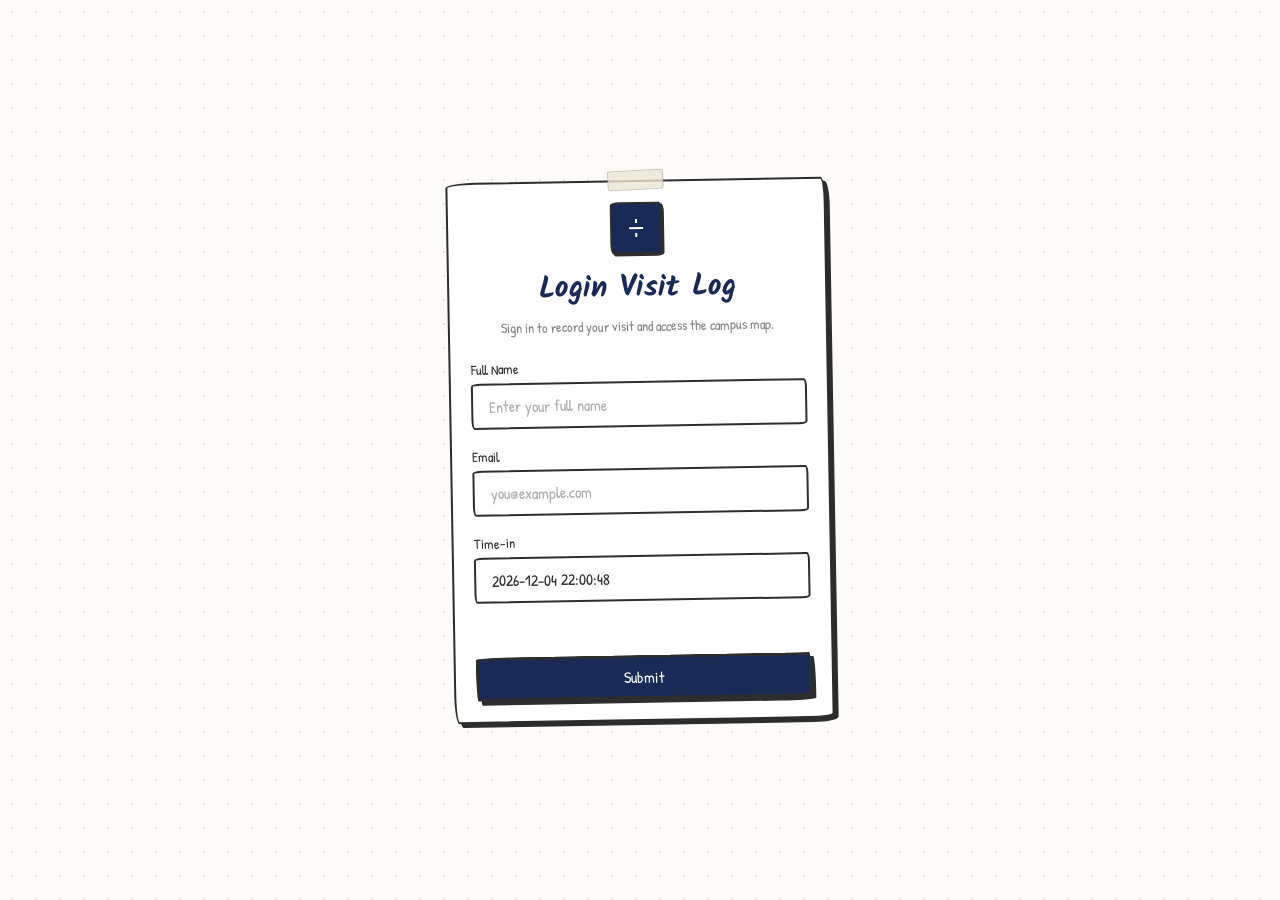
<file: html/login.html>
<!DOCTYPE html>
<html lang="en">
<head>
  <meta charset="UTF-8" />
  <meta name="viewport" content="width=device-width, initial-scale=1.0, maximum-scale=1" />
  <title>SchoolMap — Login</title>
  <link rel="preconnect" href="https://fonts.googleapis.com" />
  <link rel="preconnect" href="https://fonts.gstatic.com" crossorigin />
  <link href="https://fonts.googleapis.com/css2?family=Kalam:wght@300;400;700&family=Patrick+Hand&display=swap" rel="stylesheet" />
  <link rel="stylesheet" href="../assets/css/style.css" />
</head>
<body>

  <!-- ===================================================
       PAGE: LOGIN VISIT LOG
  ==================================================== -->
  <div id="page-login" class="page">
    <div class="auth-page">
      <div class="wobbly-card wobbly-card-white tape-decoration rotate-n1 auth-card">
        <div class="auth-card-header">
          <div class="auth-card-icon" style="background:#192A57">
            <svg xmlns="http://www.w3.org/2000/svg" width="24" height="24" fill="none" viewBox="0 0 24 24" stroke="white" stroke-width="2"><path d="M12 3v4"/><path d="M12 17v4"/><path d="M5 12h14"/></svg>
          </div>
          <h1 class="auth-title">Login Visit Log</h1>
          <p class="auth-subtitle">Sign in to record your visit and access the campus map.</p>
        </div>
        <form id="login-form" class="auth-form" novalidate>
          <div class="field-group">
            <label for="login-fullname" class="field-label">Full Name</label>
            <input type="text" id="login-fullname" class="wobbly-input" placeholder="Enter your full name" autocomplete="name" required />
          </div>
          <div class="field-group">
            <label for="login-email" class="field-label">Email</label>
            <input type="email" id="login-email" class="wobbly-input" placeholder="you@example.com" autocomplete="email" required />
          </div>
          <div class="field-group">
            <label for="login-timein" class="field-label">Time-in</label>
            <input type="text" id="login-timein" class="wobbly-input" readonly />
          </div>
          <div id="login-error" class="error-box" style="display:none"></div>
          <div id="login-status" class="field-error" style="min-height:22px; color:#2d2d2d; padding-top:4px;"></div>
          <button type="submit" id="login-submit" class="wobbly-btn wobbly-btn-primary w-full">Submit</button>
        </form>
      </div>
    </div>
  </div>

  <!-- Toast Notification -->
  <div id="toast" class="toast" style="display:none"></div>

  <script src="../assets/js/core.js"></script>
  <script src="../assets/js/login.js"></script>
</body>
</html>
</file>
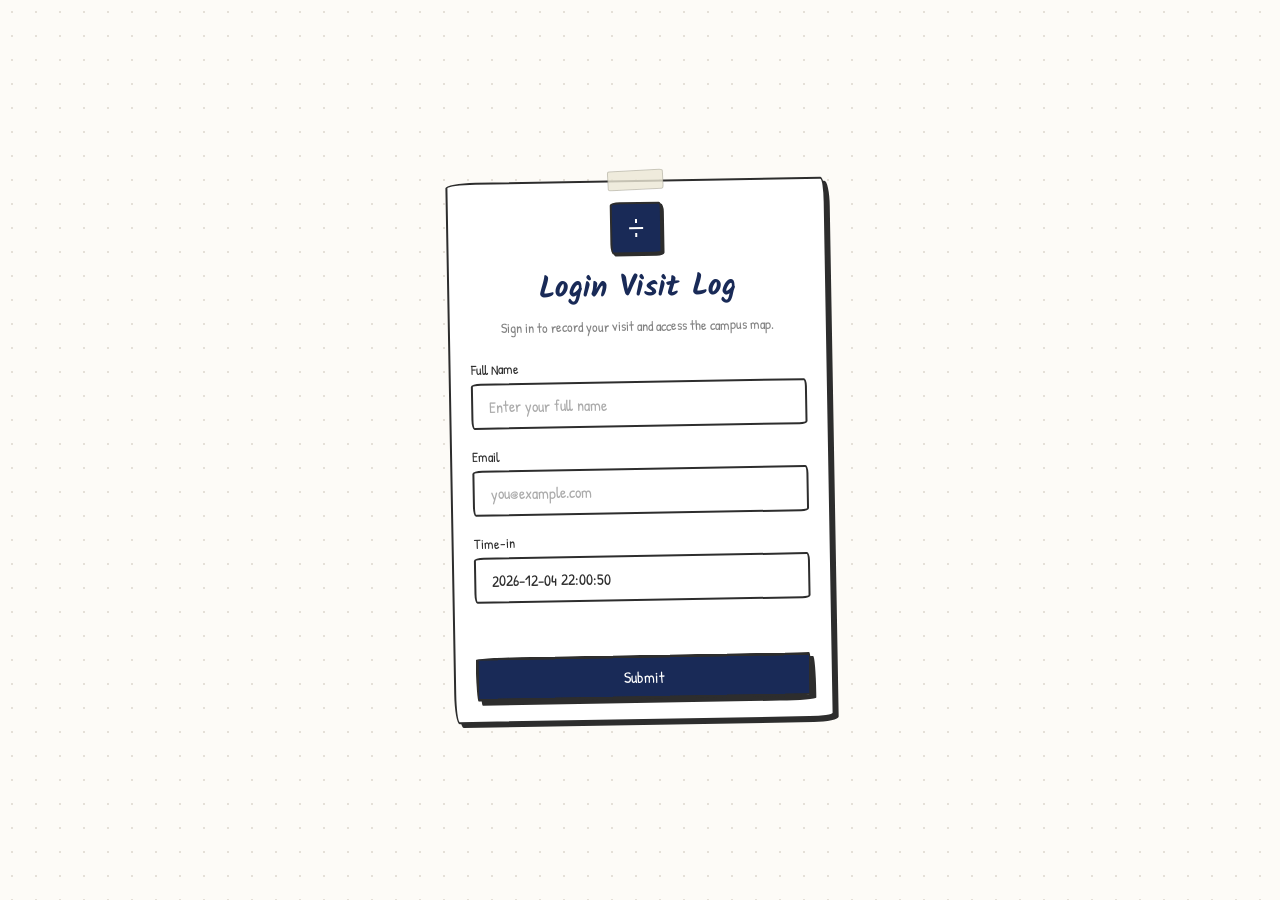
<file: html/logout.html>
<!DOCTYPE html>
<html lang="en">
<head>
  <meta charset="UTF-8" />
  <meta name="viewport" content="width=device-width, initial-scale=1.0, maximum-scale=1" />
  <title>SchoolMap — Logout Visit Log</title>
  <link rel="preconnect" href="https://fonts.googleapis.com" />
  <link rel="preconnect" href="https://fonts.gstatic.com" crossorigin />
  <link href="https://fonts.googleapis.com/css2?family=Kalam:wght@300;400;700&family=Patrick+Hand&display=swap" rel="stylesheet" />
  <link rel="stylesheet" href="../assets/css/style.css" />
</head>
<body>
  <div class="page">
    <div class="auth-page">
      <div class="wobbly-card wobbly-card-white tape-decoration rotate-n1 auth-card">
        <div class="auth-card-header">
          <div class="auth-card-icon" style="background:#192A57">
            <svg xmlns="http://www.w3.org/2000/svg" width="24" height="24" fill="none" viewBox="0 0 24 24" stroke="white" stroke-width="2"><path d="M6 12h12"/><path d="M12 6v12"/></svg>
          </div>
          <h1 class="auth-title">Logout Visit Log</h1>
          <p class="auth-subtitle">Confirm logout and record your time-out.</p>
        </div>
        <form id="logout-form" class="auth-form" novalidate>
          <div class="field-group">
            <label for="logout-fullname" class="field-label">Full Name</label>
            <input type="text" id="logout-fullname" class="wobbly-input" placeholder="Your full name" required />
          </div>
          <div class="field-group">
            <label for="logout-email" class="field-label">Email</label>
            <input type="email" id="logout-email" class="wobbly-input" readonly />
          </div>
          <div class="field-group">
            <label for="logout-timeout" class="field-label">Time-out</label>
            <input type="text" id="logout-timeout" class="wobbly-input" readonly />
          </div>
          <div id="logout-error" class="error-box" style="display:none"></div>
          <button type="submit" class="wobbly-btn wobbly-btn-primary w-full">Submit</button>
          <a class="text-link" href="map.html">Return to Map</a>
        </form>
      </div>
    </div>
  </div>
  <div id="toast" class="toast" style="display:none"></div>
  <script src="../assets/js/core.js"></script>
  <script src="../assets/js/logout.js"></script>
</body>
</html>
</file>
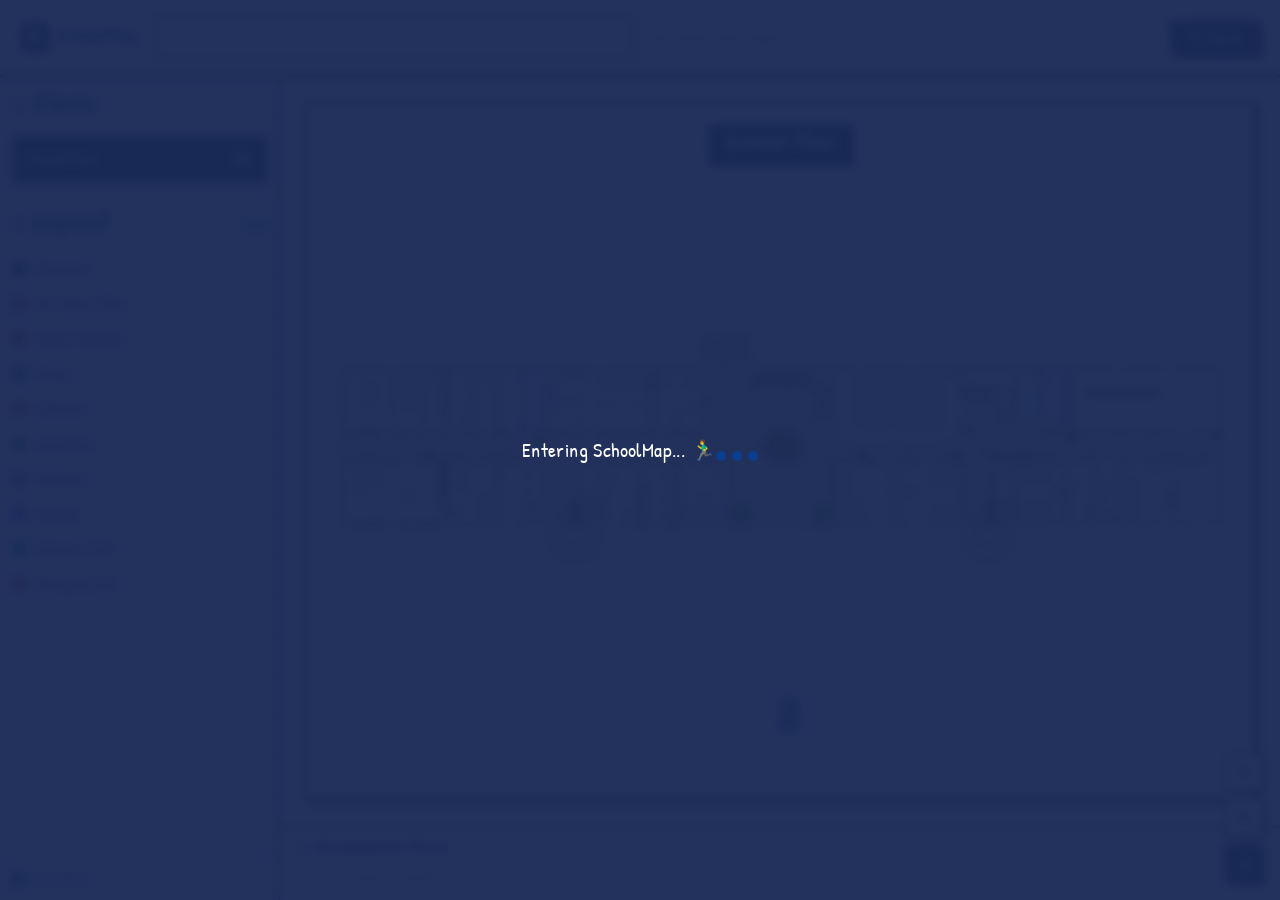
<file: html/map.html>
<!DOCTYPE html>
<html lang="en">
<head>
  <meta charset="UTF-8" />
  <meta name="viewport" content="width=device-width, initial-scale=1.0, maximum-scale=1" />
  <title>SchoolMap — Campus Map</title>
  <link rel="preconnect" href="https://fonts.googleapis.com" />
  <link rel="preconnect" href="https://fonts.gstatic.com" crossorigin />
  <link href="https://fonts.googleapis.com/css2?family=Kalam:wght@300;400;700&family=Patrick+Hand&display=swap" rel="stylesheet" />
  <link rel="stylesheet" href="../assets/css/style.css" />
</head>
<body>

  <!-- ===================================================
       PAGE: MAP DASHBOARD
  ==================================================== -->
  <div id="page-map" class="page">
    <div id="map-entry-banner" class="map-entry-banner" role="status" aria-live="polite">
      <span class="entry-banner-text">Entering SchoolMap... <span class="running-emoji">🏃‍♂️</span></span>
      <span class="loading-dots"><span></span><span></span><span></span></span>
    </div>
    <!-- MAP HEADER -->
    <header class="map-header">
      <div class="map-header-top">
        <button class="logo-btn" onclick="window.location.href='index.html'" style="flex-shrink:0">
          <div class="logo-icon" style="padding:4px">
            <svg xmlns="http://www.w3.org/2000/svg" width="16" height="16" fill="none" viewBox="0 0 24 24" stroke="white" stroke-width="3"><path d="M12 2C8.13 2 5 5.13 5 9c0 5.25 7 13 7 13s7-7.75 7-13c0-3.87-3.13-7-7-7z"/><circle cx="12" cy="9" r="2.5" fill="white"/></svg>
          </div>
          <span class="logo-text map-logo-text">SchoolMap</span>
        </button>
        <div class="map-search-wrapper">
          <svg class="search-icon" xmlns="http://www.w3.org/2000/svg" width="16" height="16" fill="none" viewBox="0 0 24 24" stroke="currentColor" stroke-width="2"><circle cx="11" cy="11" r="8"/><line x1="21" y1="21" x2="16.65" y2="16.65"/></svg>
          <input type="search" id="map-search" class="map-search-input wobbly-input" placeholder="Search rooms, offices, facilities..." oninput="handleMapSearch(this.value)" />
          <div id="search-results" class="search-results" style="display:none"></div>
        </div>
        <div class="map-tagline">Your campus, clearly mapped ✏</div>
        <div class="map-user-area" id="map-user-area">
          <!-- Populated by JS -->
        </div>
        <button class="mobile-menu-btn map-sidebar-toggle" onclick="toggleMapSidebar()">
          <svg xmlns="http://www.w3.org/2000/svg" width="16" height="16" fill="none" viewBox="0 0 24 24" stroke="currentColor" stroke-width="2"><line x1="3" y1="12" x2="21" y2="12"/><line x1="3" y1="6" x2="21" y2="6"/><line x1="3" y1="18" x2="21" y2="18"/></svg>
        </button>
      </div>
    </header>

    <!-- MAP BODY -->
    <div class="map-body">
      <!-- SIDEBAR -->
      <aside id="map-sidebar" class="map-sidebar">
        <!-- Floor Selector -->
        <div class="sidebar-section">
          <div class="sidebar-section-title">
            <svg xmlns="http://www.w3.org/2000/svg" width="14" height="14" fill="none" viewBox="0 0 24 24" stroke="#192A57" stroke-width="2"><rect x="2" y="3" width="20" height="14" rx="2" ry="2"/><line x1="8" y1="21" x2="16" y2="21"/><line x1="12" y1="17" x2="12" y2="21"/></svg>
            <span>Floors</span>
          </div>
          <div id="floor-buttons" class="floor-buttons"></div>
        </div>
        <!-- Legend -->
        <div class="sidebar-section" style="flex:1">
          <div class="sidebar-section-title" style="justify-content:space-between">
            <div style="display:flex;align-items:center;gap:6px">
              <svg xmlns="http://www.w3.org/2000/svg" width="14" height="14" fill="none" viewBox="0 0 24 24" stroke="#192A57" stroke-width="2"><circle cx="12" cy="12" r="10"/><line x1="12" y1="16" x2="12" y2="12"/><line x1="12" y1="8" x2="12.01" y2="8"/></svg>
              <span>Legend</span>
            </div>
            <button class="text-link" style="font-size:12px" onclick="toggleLegend()" id="legend-toggle-btn">Hide</button>
          </div>
          <div id="legend-items" class="legend-items"></div>
        </div>
        <!-- Show Labels Toggle -->
        <div class="sidebar-section sidebar-bottom">
          <label class="toggle-label">
            <input type="checkbox" id="show-labels-toggle" checked onchange="toggleLabels(this.checked)" />
            Show Labels
          </label>
        </div>
      </aside>

      <!-- MAP CANVAS AREA -->
      <div class="map-canvas-area" onclick="closeUserMenu()">
        <div class="map-canvas-wrapper" id="map-canvas-wrapper">
          <div class="map-zoom-container" id="map-zoom-container">
            <div class="map-floor-card">
              <!-- Floor badge -->
              <div class="floor-badge" id="floor-badge">Ground Floor</div>
              <!-- Map image / placeholder -->
              <div class="map-image-container" id="map-image-container">
                <!-- Content set by JS -->
              </div>
              <!-- SVG overlays for routes & pins -->
              <svg class="map-overlay-svg" id="route-svg" style="display:none">
                <line id="route-line" stroke="#C24322" stroke-width="3.5" stroke-dasharray="8 4" class="route-path" />
                <circle id="route-from-dot" r="6" fill="#15803d" stroke="white" stroke-width="2" />
                <circle id="route-to-dot" r="6" fill="#C24322" stroke="white" stroke-width="2" />
              </svg>
              <div id="map-pins" class="map-pins-layer"></div>
              <!-- You are here -->
              <div class="you-are-here" id="you-are-here">
                <div class="you-dot"></div>
                <div class="you-label">You</div>
              </div>
              <!-- Compass -->
              <div class="map-compass">N↑</div>
            </div>
          </div>
        </div>

        <!-- Zoom Controls -->
        <div class="zoom-controls">
          <button class="zoom-btn" onclick="changeZoom(0.2)">
            <svg xmlns="http://www.w3.org/2000/svg" width="18" height="18" fill="none" viewBox="0 0 24 24" stroke="currentColor" stroke-width="2"><circle cx="11" cy="11" r="8"/><line x1="21" y1="21" x2="16.65" y2="16.65"/><line x1="11" y1="8" x2="11" y2="14"/><line x1="8" y1="11" x2="14" y2="11"/></svg>
          </button>
          <button class="zoom-btn" onclick="changeZoom(-0.2)">
            <svg xmlns="http://www.w3.org/2000/svg" width="18" height="18" fill="none" viewBox="0 0 24 24" stroke="currentColor" stroke-width="2"><circle cx="11" cy="11" r="8"/><line x1="21" y1="21" x2="16.65" y2="16.65"/><line x1="8" y1="11" x2="14" y2="11"/></svg>
          </button>
          <button class="zoom-btn zoom-reset" onclick="resetZoom()">1x</button>
        </div>

        <!-- Selected Location Panel -->
        <div id="selected-panel" class="selected-panel" style="display:none">
          <div class="wobbly-card wobbly-card-white tack-decoration" style="padding:12px;padding-top:20px">
            <button class="panel-close" onclick="closeSelectedPanel()">✕</button>
            <div class="selected-panel-content" id="selected-panel-content"></div>
          </div>
        </div>


        <!-- Recommendations Bar -->
        <div class="recommendations-bar">
          <div class="rec-bar-header">
            <div class="rec-bar-title">
              <svg xmlns="http://www.w3.org/2000/svg" width="14" height="14" fill="none" viewBox="0 0 24 24" stroke="#C24322" stroke-width="2"><polygon points="12 2 15.09 8.26 22 9.27 17 14.14 18.18 21.02 12 17.77 5.82 21.02 7 14.14 2 9.27 8.91 8.26 12 2"/></svg>
              Recommended Places
            </div>
            <span class="rec-bar-time">
              <svg xmlns="http://www.w3.org/2000/svg" width="12" height="12" fill="none" viewBox="0 0 24 24" stroke="currentColor" stroke-width="2"><circle cx="12" cy="12" r="10"/><polyline points="12 6 12 12 16 14"/></svg>
              Updated now
            </span>
          </div>
          <div class="rec-bar-items" id="rec-bar-items"></div>
        </div>
      </div>
    </div>
  </div>

  <!-- Toast Notification -->
  <div id="toast" class="toast" style="display:none"></div>

  <div id="logoutModal" class="modal-overlay" style="display:none">
    <div class="confirm-card">
      <h2>Confirm logout</h2>
      <p>Are you sure you want to sign out? Your session will end and the dashboard will return to guest view.</p>
      <div class="confirm-actions">
        <button class="wobbly-btn wobbly-btn-secondary" onclick="hideLogoutModal()">Cancel</button>
        <button class="wobbly-btn wobbly-btn-danger" onclick="confirmLogout()">Logout</button>
      </div>
    </div>
  </div>

  <!-- User Dropdown Menu -->
  <div id="user-dropdown" class="user-dropdown" style="display:none">
    <div class="user-dropdown-name" id="user-dropdown-name"></div>
    <div class="user-dropdown-role" id="user-dropdown-role"></div>
    <hr style="border-color:#2d2d2d22; margin:4px 0" />
    <button id="user-dropdown-admin" class="user-dropdown-item" onclick="navigate('admin-panel')" style="display:none">
      <svg xmlns="http://www.w3.org/2000/svg" width="14" height="14" fill="none" viewBox="0 0 24 24" stroke="currentColor" stroke-width="2"><circle cx="12" cy="12" r="3"/><path d="M19.4 15a1.65 1.65 0 00.33 1.82l.06.06a2 2 0 010 2.83 2 2 0 01-2.83 0l-.06-.06a1.65 1.65 0 00-1.82-.33"/></svg>
      Admin Panel
    </button>
    <button id="user-dropdown-create" class="user-dropdown-item" onclick="createUserAdmin()" style="display:none">
      <svg xmlns="http://www.w3.org/2000/svg" width="14" height="14" fill="none" viewBox="0 0 24 24" stroke="currentColor" stroke-width="2"><path d="M12 5v14"/><path d="M5 12h14"/></svg>
      Create User Admin
    </button>
    <button id="user-dropdown-edit" class="user-dropdown-item" onclick="editUserProfile()" style="display:none">
      <svg xmlns="http://www.w3.org/2000/svg" width="14" height="14" fill="none" viewBox="0 0 24 24" stroke="currentColor" stroke-width="2"><path d="M12 5v14"/><path d="M5 12h14"/></svg>
      Edit User
    </button>
    <button class="user-dropdown-item user-dropdown-logout" onclick="window.location.href='logout.html'">
      <svg xmlns="http://www.w3.org/2000/svg" width="14" height="14" fill="none" viewBox="0 0 24 24" stroke="currentColor" stroke-width="2"><path d="M9 21H5a2 2 0 01-2-2V5a2 2 0 012-2h4"/><polyline points="16 17 21 12 16 7"/><line x1="21" y1="12" x2="9" y2="12"/></svg>
      Logout
    </button>
  </div>

  <!-- Admin Access Modal -->
  <div id="adminVerifyModal" class="modal-overlay" style="display:none">
    <div class="confirm-card">
      <h2>Admin access required</h2>
      <p>Only the authorized administrator may open the admin panel. Press continue to proceed.</p>
      <div class="confirm-actions">
        <button class="wobbly-btn wobbly-btn-secondary" onclick="closeAdminVerifyModal()">Cancel</button>
        <button class="wobbly-btn wobbly-btn-primary" onclick="proceedToAdminPanel()">Continue</button>
      </div>
    </div>
  </div>

  <!-- Toast Notification -->
  <div id="toast" class="toast" style="display:none"></div>

  <script src="../assets/js/core.js"></script>
  <script src="../assets/js/map.js"></script>
</body>
</html>
</file>
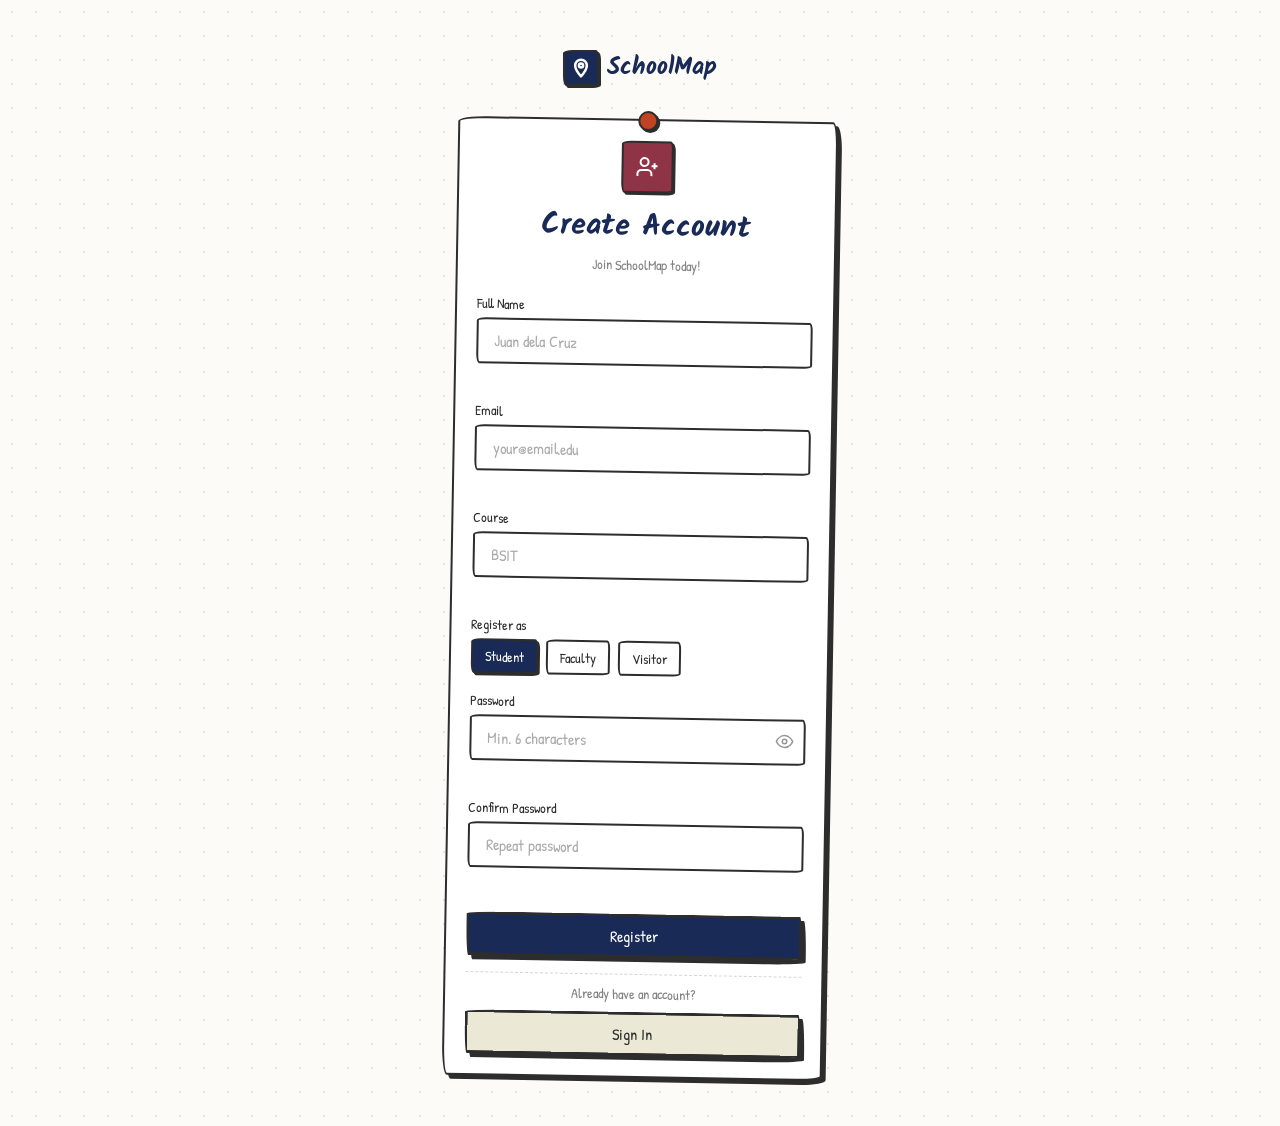
<file: html/register.html>
<!DOCTYPE html>
<html lang="en">
<head>
  <meta charset="UTF-8" />
  <meta name="viewport" content="width=device-width, initial-scale=1.0, maximum-scale=1" />
  <title>SchoolMap — Register</title>
  <link rel="preconnect" href="https://fonts.googleapis.com" />
  <link rel="preconnect" href="https://fonts.gstatic.com" crossorigin />
  <link href="https://fonts.googleapis.com/css2?family=Kalam:wght@300;400;700&family=Patrick+Hand&display=swap" rel="stylesheet" />
  <link rel="stylesheet" href="../assets/css/style.css" />
</head>
<body>

  <!-- ===================================================
       PAGE: REGISTER
  ==================================================== -->
  <div id="page-register" class="page">
    <div class="auth-page">
      <button class="logo-btn" onclick="window.location.href='index.html'" style="margin-bottom:32px">
        <div class="logo-icon">
          <svg xmlns="http://www.w3.org/2000/svg" width="20" height="20" fill="none" viewBox="0 0 24 24" stroke="white" stroke-width="3"><path stroke-linecap="round" stroke-linejoin="round" d="M12 2C8.13 2 5 5.13 5 9c0 5.25 7 13 7 13s7-7.75 7-13c0-3.87-3.13-7-7-7zm0 9.5c-1.38 0-2.5-1.12-2.5-2.5s1.12-2.5 2.5-2.5 2.5 1.12 2.5 2.5-1.12 2.5-2.5 2.5z"/></svg>
        </div>
        <span class="logo-text">SchoolMap</span>
      </button>
      <div class="wobbly-card wobbly-card-white tack-decoration rotate-1 auth-card">
        <div class="auth-card-header">
          <div class="auth-card-icon" style="background:#8F3347">
            <svg xmlns="http://www.w3.org/2000/svg" width="24" height="24" fill="none" viewBox="0 0 24 24" stroke="white" stroke-width="2"><path d="M16 21v-2a4 4 0 00-4-4H6a4 4 0 00-4 4v2"/><circle cx="9" cy="7" r="4"/><line x1="19" y1="8" x2="19" y2="14"/><line x1="22" y1="11" x2="16" y2="11"/></svg>
          </div>
          <h1 class="auth-title">Create Account</h1>
          <p class="auth-subtitle">Join SchoolMap today!</p>
        </div>
        <form id="register-form" onsubmit="handleRegister(event)" class="auth-form">
          <div class="field-group">
            <label for="reg-fullname" class="field-label">Full Name</label>
            <input type="text" id="reg-fullname" class="wobbly-input" placeholder="Juan dela Cruz" required />
            <span id="err-fullname" class="field-error"></span>
          </div>
          <div class="field-group">
            <label for="reg-email" class="field-label">Email</label>
            <input type="email" id="reg-email" class="wobbly-input" placeholder="your@email.edu" required />
            <span id="err-email" class="field-error"></span>
          </div>
          <div class="field-group">
            <label for="reg-username" class="field-label">Course</label>
            <input type="text" id="reg-username" class="wobbly-input" placeholder="BSIT" required />
            <span id="err-username" class="field-error"></span>
          </div>
          <div class="field-group">
            <label class="field-label">Register as</label>
            <div class="role-buttons">
              <button type="button" class="role-btn active" onclick="selectRole('student', this)">student</button>
              <button type="button" class="role-btn" onclick="selectRole('faculty', this)">faculty</button>
              <button type="button" class="role-btn" onclick="selectRole('visitor', this)">visitor</button>
            </div>
            <input type="hidden" id="reg-role" value="student" />
          </div>
          <div class="field-group" style="position:relative">
            <label for="reg-password" class="field-label">Password</label>
            <input type="password" id="reg-password" class="wobbly-input" placeholder="Min. 6 characters" required />
            <button type="button" class="pw-toggle" onclick="togglePasswordVisibility('reg-password', this)">
              <svg class="eye-icon" xmlns="http://www.w3.org/2000/svg" width="18" height="18" fill="none" viewBox="0 0 24 24" stroke="currentColor" stroke-width="2"><path d="M1 12s4-8 11-8 11 8 11 8-4 8-11 8-11-8-11-8z"/><circle cx="12" cy="12" r="3"/></svg>
            </button>
            <span id="err-password" class="field-error"></span>
          </div>
          <div class="field-group">
            <label for="reg-confirm" class="field-label">Confirm Password</label>
            <input type="password" id="reg-confirm" class="wobbly-input" placeholder="Repeat password" required />
            <span id="err-confirm" class="field-error"></span>
          </div>
          <button type="submit" id="register-submit" class="wobbly-btn wobbly-btn-primary w-full" style="margin-top:8px">Register</button>
        </form>
        <div class="auth-links">
          <hr class="auth-hr" />
          <p class="auth-switch-text">Already have an account?</p>
          <button class="wobbly-btn wobbly-btn-secondary w-full" onclick="window.location.href='login.html'">Sign In</button>
        </div>
      </div>
    </div>
  </div>

  <!-- Toast Notification -->
  <div id="toast" class="toast" style="display:none"></div>

  <script src="../assets/js/core.js"></script>
  <script src="../assets/js/register.js"></script>
  <script>
    function selectRole(role, btn) {
      document.querySelectorAll('.role-btn').forEach(b => b.classList.remove('active'));
      btn.classList.add('active');
      document.getElementById('reg-role').value = role;
    }

    function togglePasswordVisibility(inputId, btn) {
      const input = document.getElementById(inputId);
      if (input.type === 'password') {
        input.type = 'text';
        btn.querySelector('.eye-icon').style.opacity = '0.4';
      } else {
        input.type = 'password';
        btn.querySelector('.eye-icon').style.opacity = '1';
      }
    }

    function handleRegister(e) {
      e.preventDefault();

      // Clear errors
      ['fullname','email','username','password','confirm'].forEach(f => {
        document.getElementById('err-' + f).textContent = '';
      });

      const fullname = document.getElementById('reg-fullname').value.trim();
      const email    = document.getElementById('reg-email').value.trim();
      const username = document.getElementById('reg-username').value.trim();
      const role     = document.getElementById('reg-role').value;
      const password = document.getElementById('reg-password').value;
      const confirm  = document.getElementById('reg-confirm').value;

      let valid = true;

      if (fullname.length < 2) {
        document.getElementById('err-fullname').textContent = 'Please enter your full name.';
        valid = false;
      }
      if (!/\S+@\S+\.\S+/.test(email)) {
        document.getElementById('err-email').textContent = 'Enter a valid email.';
        valid = false;
      }
      if (username.length < 3) {
        document.getElementById('err-username').textContent = 'Username must be at least 3 characters.';
        valid = false;
      }
      if (password.length < 6) {
        document.getElementById('err-password').textContent = 'Password must be at least 6 characters.';
        valid = false;
      }
      if (password !== confirm) {
        document.getElementById('err-confirm').textContent = 'Passwords do not match.';
        valid = false;
      }

      if (!valid) return;

      // Save user to localStorage (demo)
      const users = JSON.parse(localStorage.getItem('schoolmap_users') || '[]');
      if (users.find(u => u.email === email)) {
        document.getElementById('err-email').textContent = 'Email already registered.';
        return;
      }
      if (users.find(u => u.username === username)) {
        document.getElementById('err-username').textContent = 'Username already taken.';
        return;
      }

      users.push({ fullname, email, username, role, password });
      localStorage.setItem('schoolmap_users', JSON.stringify(users));
      localStorage.setItem('schoolmap_user', JSON.stringify({ name: fullname, role, username }));

      const btn = document.getElementById('register-submit');
      btn.textContent = '✓ Account created!';
      setTimeout(() => window.location.href = 'map.html', 700);
    }
  </script>
</body>
</html>
</file>
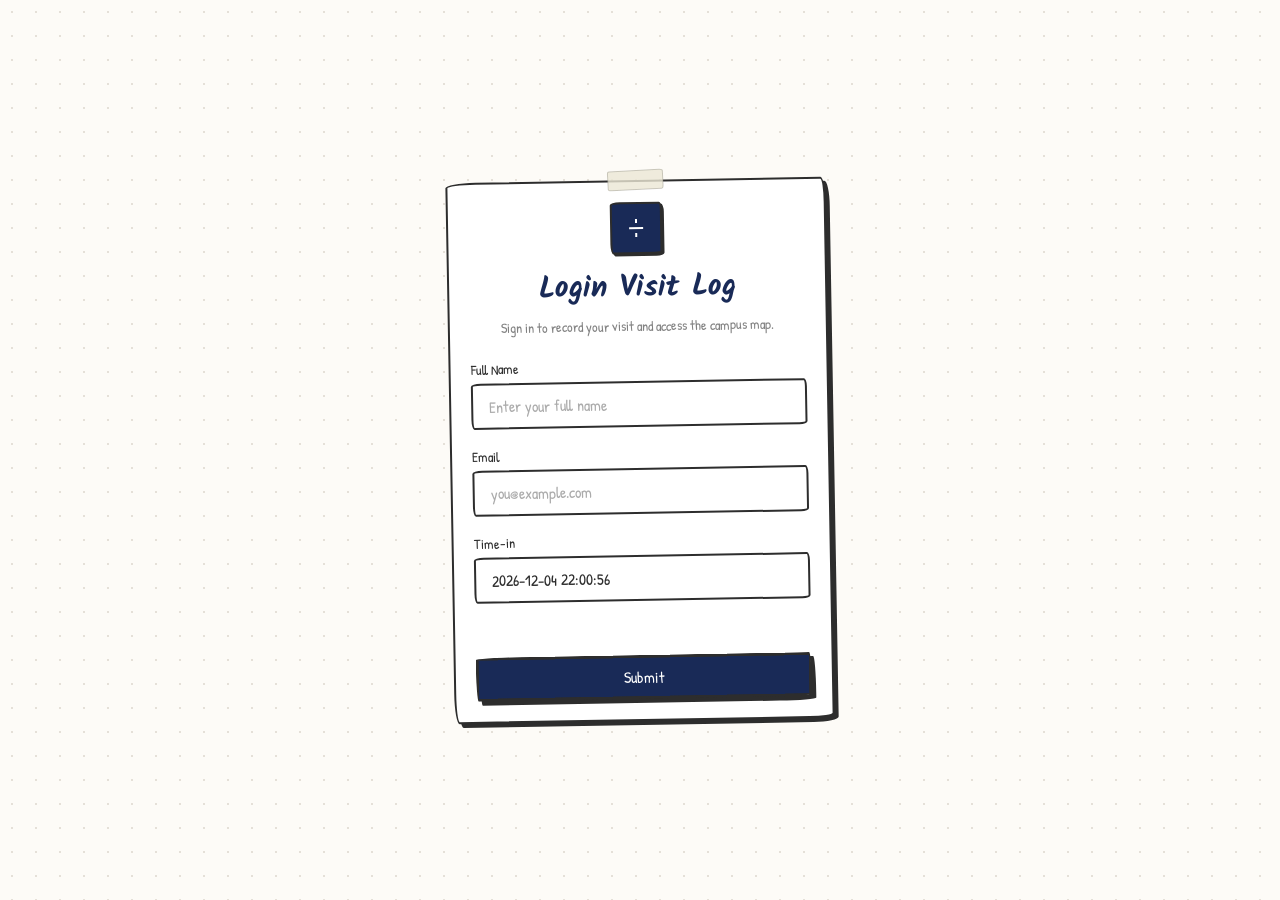
<file: html/verify.html>
<!DOCTYPE html>
<html lang="en">
<head>
  <meta charset="UTF-8" />
  <meta name="viewport" content="width=device-width, initial-scale=1.0, maximum-scale=1" />
  <title>SchoolMap — Verify Admin</title>
  <link rel="preconnect" href="https://fonts.googleapis.com" />
  <link rel="preconnect" href="https://fonts.gstatic.com" crossorigin />
  <link href="https://fonts.googleapis.com/css2?family=Kalam:wght@300;400;700&family=Patrick+Hand&display=swap" rel="stylesheet" />
  <link rel="stylesheet" href="../assets/css/style.css" />
</head>
<body>
  <div class="page">
    <div class="auth-page">
      <div class="wobbly-card wobbly-card-white tape-decoration rotate-n1 auth-card">
        <div class="auth-card-header">
          <div class="auth-card-icon" style="background:#192A57">
            <svg xmlns="http://www.w3.org/2000/svg" width="24" height="24" fill="none" viewBox="0 0 24 24" stroke="white" stroke-width="2"><path d="M5 12h14"/><path d="M12 5v14"/></svg>
          </div>
          <h1 class="auth-title">Administrator Verification</h1>
          <p id="verify-instructions" class="auth-subtitle">Enter the code sent to your email to continue.</p>
        </div>
        <form id="verify-form" class="auth-form" novalidate>
          <div class="field-group">
            <label for="verify-code" class="field-label">Verification Code</label>
            <input type="text" id="verify-code" class="wobbly-input" placeholder="Enter 6-character code" maxlength="6" required />
          </div>
          <div id="verify-sent-info" class="field-error" style="min-height:20px; color:#2d2d2d; padding-top:4px;"></div>
          <div id="verify-error" class="error-box" style="display:none"></div>
          <button type="submit" class="wobbly-btn wobbly-btn-primary w-full">Verify</button>
          <button type="button" id="resend-code" class="wobbly-btn wobbly-btn-secondary w-full">Resend Code</button>
          <a class="text-link" href="login.html">Back to Login</a>
        </form>
      </div>
    </div>
  </div>
  <div id="toast" class="toast" style="display:none"></div>
  <script src="../assets/js/core.js"></script>
  <script src="../assets/js/verify.js"></script>
</body>
</html>
</file>
<file: assets/css/style.css>
/* =========================================================
   SCHOOLMAP — style.css
   Complete stylesheet for the SchoolMap application
   ========================================================= */

/* ---------- Google Fonts are loaded in HTML ---------- */

/* ---------- CSS Reset & Base ---------- */
*, *::before, *::after {
  box-sizing: border-box;
  margin: 0;
  padding: 0;
}

html, body {
  height: 100%;
  font-family: 'Patrick Hand', sans-serif;
  background-color: #fdfbf7;
  color: #2d2d2d;
  -webkit-font-smoothing: antialiased;
  background-image: radial-gradient(#e5e0d8 1px, transparent 1px);
  background-size: 24px 24px;
}

button {
  font-family: inherit;
  cursor: pointer;
  background: none;
  border: none;
}

input, select, textarea {
  font-family: inherit;
}

a {
  color: inherit;
  text-decoration: none;
}

/* ---------- Page System ---------- */
.page {
  min-height: 100vh;
  width: 100%;
}

/* ---------- Container ---------- */
.container {
  max-width: 1024px;
  margin: 0 auto;
  padding: 0 16px;
}

/* ---------- WOBBLY DESIGN LANGUAGE ---------- */
.wobbly {
  border-radius: 255px 15px 225px 15px / 15px 225px 15px 255px;
}

.wobbly-md {
  border-radius: 30px 5px 25px 5px / 5px 25px 5px 30px;
}

.wobbly-sm {
  border-radius: 10px 3px 8px 3px / 3px 8px 3px 10px;
}

.wobbly-lg {
  border-radius: 60px 10px 55px 10px / 10px 55px 10px 60px;
}

/* ---------- Hard Shadows ---------- */
.hard-shadow {
  box-shadow: 4px 4px 0px 0px #2d2d2d;
}

.hard-shadow-sm {
  box-shadow: 2px 2px 0px 0px #2d2d2d;
}

.hard-shadow-lg {
  box-shadow: 6px 6px 0px 0px #2d2d2d;
}

/* ---------- Wobbly Cards ---------- */
.wobbly-card {
  position: relative;
  border: 2.5px solid #2d2d2d;
  border-radius: 30px 5px 25px 5px / 5px 25px 5px 30px;
  padding: 20px;
  box-shadow: 4px 4px 0px 0px #2d2d2d;
}

.wobbly-card-white { background: #ffffff; }
.wobbly-card-yellow { background: #fff9c4; }
.wobbly-card-beige { background: #F8E9D8; }
.wobbly-card-navy { background: #192A57; color: #fff; }

.rotate-n2 { transform: rotate(-2deg); }
.rotate-n1 { transform: rotate(-1deg); }
.rotate-0  { transform: rotate(0deg); }
.rotate-1  { transform: rotate(1deg); }
.rotate-2  { transform: rotate(2deg); }

/* Tape decoration */
.tape-decoration::before {
  content: '';
  position: absolute;
  top: -12px;
  left: 50%;
  transform: translateX(-50%) rotate(-2deg);
  width: 56px;
  height: 20px;
  background: rgba(235, 232, 213, 0.8);
  border: 1px solid rgba(45, 45, 45, 0.2);
  border-radius: 2px 4px 2px 4px / 3px 2px 4px 2px;
  z-index: 10;
}

/* Tack decoration */
.tack-decoration::before {
  content: '';
  position: absolute;
  top: -10px;
  left: 50%;
  transform: translateX(-50%);
  width: 20px;
  height: 20px;
  background: #C24322;
  border: 2px solid #2d2d2d;
  border-radius: 50%;
  z-index: 10;
  box-shadow: 2px 2px 0px 0px #2d2d2d;
}

/* ---------- Wobbly Buttons ---------- */
.wobbly-btn {
  display: inline-flex;
  align-items: center;
  justify-content: center;
  gap: 8px;
  font-family: 'Patrick Hand', sans-serif;
  font-weight: 500;
  font-size: 16px;
  border: 3px solid #2d2d2d;
  border-radius: 255px 15px 225px 15px / 15px 225px 15px 255px;
  padding: 10px 24px;
  height: 44px;
  cursor: pointer;
  box-shadow: 4px 4px 0px 0px #2d2d2d;
  transition: all 0.1s ease;
  user-select: none;
  white-space: nowrap;
}

.wobbly-btn:hover {
  transform: translate(2px, 2px);
  box-shadow: 2px 2px 0px 0px #2d2d2d;
}

.wobbly-btn:active {
  transform: translate(4px, 4px);
  box-shadow: none;
}

.wobbly-btn:disabled {
  opacity: 0.5;
  cursor: not-allowed;
  transform: none;
  box-shadow: 4px 4px 0px 0px #2d2d2d;
}

.wobbly-btn-primary {
  background: #192A57;
  color: #ffffff;
}
.wobbly-btn-primary:hover {
  background: #2d4080;
}

.wobbly-btn-secondary {
  background: #EBE8D5;
  color: #2d2d2d;
}
.wobbly-btn-secondary:hover {
  background: #2d5da1;
  color: #ffffff;
}

.wobbly-btn-danger {
  background: #C24322;
  color: #ffffff;
}
.wobbly-btn-danger:hover {
  background: #a8371a;
}

.wobbly-btn-sm {
  font-size: 14px;
  padding: 6px 16px;
  height: 36px;
  gap: 6px;
}

.wobbly-btn-lg {
  font-size: 18px;
  padding: 12px 32px;
  height: 52px;
  gap: 10px;
}

.w-full {
  width: 100%;
}

/* ---------- Wobbly Input ---------- */
.wobbly-input {
  width: 100%;
  padding: 10px 16px;
  font-family: 'Patrick Hand', sans-serif;
  font-size: 16px;
  color: #2d2d2d;
  background: #ffffff;
  border: 2.5px solid #2d2d2d;
  border-radius: 10px 3px 8px 3px / 3px 8px 3px 10px;
  outline: none;
  transition: all 0.15s ease;
}

.wobbly-input:focus {
  border-color: #192A57;
  box-shadow: 0 0 0 3px rgba(25, 42, 87, 0.15);
}

.wobbly-input::placeholder {
  color: rgba(45, 45, 45, 0.4);
}

.wobbly-input.error {
  border-color: #ff4d4d;
}

.wobbly-input.error:focus {
  box-shadow: 0 0 0 3px rgba(255, 77, 77, 0.2);
}

/* ---------- Text Link ---------- */
.text-link {
  background: none;
  border: none;
  color: #2d5da1;
  font-family: inherit;
  font-size: 14px;
  cursor: pointer;
  text-decoration: underline;
  text-underline-offset: 2px;
  transition: color 0.15s;
}

.text-link:hover {
  color: #C24322;
}

/* ---------- Animations ---------- */
@keyframes pin-bounce {
  0%, 100% { transform: translateY(0) scale(1); }
  50% { transform: translateY(-6px) scale(1.1); }
}

@keyframes wiggle {
  0%, 100% { transform: rotate(-2deg); }
  50% { transform: rotate(2deg); }
}

@keyframes float {
  0%, 100% { transform: translateY(0px) rotate(-1deg); }
  50% { transform: translateY(-10px) rotate(1deg); }
}

@keyframes route-dash {
  to { stroke-dashoffset: -12; }
}

@keyframes pulse-ring {
  0%   { transform: scale(1); opacity: 1; }
  100% { transform: scale(2.5); opacity: 0; }
}

@keyframes fade-in-up {
  from { opacity: 0; transform: translateY(10px); }
  to   { opacity: 1; transform: translateY(0); }
}

.pin-bounce  { animation: pin-bounce 2s ease-in-out infinite; }
.float-animation { animation: float 3s ease-in-out infinite; }
.wiggle      { animation: wiggle 3s ease-in-out infinite; }

.route-path {
  stroke-dasharray: 8 4;
  animation: route-dash 1s linear infinite;
}

/* ---------- LANDING PAGE ---------- */
.landing-header {
  position: sticky;
  top: 0;
  z-index: 100;
  background: #fdfbf7;
  border-bottom: 2.5px solid #2d2d2d;
  box-shadow: 0 2px 0px #2d2d2d;
}

.landing-header-inner {
  display: flex;
  align-items: center;
  justify-content: space-between;
  padding-top: 12px;
  padding-bottom: 12px;
}

.logo-btn {
  display: flex;
  align-items: center;
  gap: 8px;
  border: none;
  background: none;
  cursor: pointer;
  transition: transform 0.2s;
}

.logo-btn:hover {
  transform: rotate(-3deg);
}

.logo-icon {
  background: #192A57;
  border: 2.5px solid #2d2d2d;
  padding: 6px;
  border-radius: 10px 3px 8px 3px / 3px 8px 3px 10px;
  box-shadow: 2px 2px 0px 0px #2d2d2d;
  display: flex;
  align-items: center;
  justify-content: center;
  transition: transform 0.2s;
}

.logo-text {
  font-family: 'Kalam', cursive;
  font-size: 24px;
  font-weight: 700;
  color: #192A57;
}

.map-logo-text {
  font-size: 18px;
  display: none;
}

@media (min-width: 640px) {
  .map-logo-text { display: block; }
}

.desktop-nav {
  display: none;
  align-items: center;
  gap: 24px;
}

@media (min-width: 768px) {
  .desktop-nav { display: flex; }
}

.nav-btn {
  display: flex;
  align-items: center;
  gap: 6px;
  font-family: 'Patrick Hand', sans-serif;
  font-size: 16px;
  color: #2d2d2d;
  border: none;
  background: none;
  cursor: pointer;
  transition: color 0.15s;
}

.nav-btn:hover, .nav-btn.active {
  color: #192A57;
  font-weight: 700;
}

.mobile-menu-btn {
  display: flex;
  align-items: center;
  justify-content: center;
  padding: 8px;
  border: 2px solid #2d2d2d;
  border-radius: 10px 3px 8px 3px / 3px 8px 3px 10px;
  background: white;
}

@media (min-width: 768px) {
  .mobile-menu-btn { display: none; }
}

.mobile-nav {
  background: #F8E9D8;
  border-top: 2px solid #2d2d2d;
  padding: 12px 16px;
  display: flex;
  flex-direction: column;
  gap: 12px;
}

.mobile-nav button {
  display: flex;
  align-items: center;
  gap: 8px;
  font-family: 'Patrick Hand', sans-serif;
  font-size: 16px;
  text-align: left;
  border: none;
  background: none;
  cursor: pointer;
}

/* Landing Main */
.landing-main {
  padding-top: 32px;
  padding-bottom: 32px;
}

.landing-section {
  display: flex;
  flex-direction: column;
  align-items: center;
  gap: 32px;
}

/* 3D Map Hero */
.hero-wrapper {
  position: relative;
  width: 100%;
  max-width: 1000px;
  min-height: 340px;
  display: flex;
  align-items: center;
  justify-content: center;
  perspective: 900px;
}

.hero-shadow {
  position: absolute;
  bottom: 0;
  left: 10%;
  right: 10%;
  height: 40px;
  background: radial-gradient(ellipse at center, rgba(25,42,87,0.35) 0%, transparent 75%);
  filter: blur(8px);
}

.hero-map-card {
  position: relative;
  width: 100%;
  max-width: 760px;
  border: 3px solid #2d2d2d;
  border-radius: 8px 3px 6px 3px / 3px 6px 3px 8px;
  box-shadow: 0 32px 80px rgba(25,42,87,0.45), 0 8px 20px rgba(0,0,0,0.25);
  overflow: hidden;
  transform: rotateX(42deg) rotateZ(-3deg) scale(1.05);
  transform-origin: center bottom;
}

.hero-map-img {
  display: block;
  width: 100%;
  height: auto;
  image-rendering: crisp-edges;
}

.hero-route-svg {
  position: absolute;
  inset: 0;
  width: 100%;
  height: 100%;
  pointer-events: none;
}

.hero-sheen {
  position: absolute;
  inset: 0;
  background: linear-gradient(135deg, rgba(255,255,255,0.18) 0%, rgba(255,255,255,0) 60%);
  pointer-events: none;
}

.hero-pin {
  position: absolute;
  top: 8px;
  left: 50%;
  transform: translateX(-50%);
}

.hero-label {
  position: absolute;
  font-family: 'Patrick Hand', sans-serif;
  font-weight: 700;
  color: white;
  font-size: 20px;
  padding: 4px 8px;
  border: 1.5px solid #2d2d2d;
  box-shadow: 2px 2px 0px #2d2d2d;
}

.hero-label-hall {
  top: 18%;
  left: 12%;
  background: #192A57;
  border-radius: 6px 2px 5px 2px / 2px 5px 2px 6px;
  transform: rotate(-4deg);
}

.hero-label-library {
  top: 14%;
  right: 14%;
  background: #2d5da1;
  border-radius: 4px 6px 2px 5px / 5px 2px 6px 2px;
  transform: rotate(3deg);
}

.hero-label-cafeteria {
  bottom: 22%;
  left: 18%;
  background: #b45309;
  border-radius: 5px 2px 6px 2px / 2px 6px 2px 5px;
  transform: rotate(-2deg);
}

.hero-compass {
  position: absolute;
  bottom: 8px;
  right: 130px;
  background: rgba(255,255,255,0.9);
  border: 1.5px solid #2d2d2d;
  border-radius: 50%;
  width: 50px;
  height: 50px;
  display: flex;
  align-items: center;
  justify-content: center;
  box-shadow: 2px 2px 0 #2d2d2d;
}

/* Hero Text */
.hero-text {
  text-align: center;
  max-width: 960px;
  display: flex;
  flex-direction: column;
  align-items: center;
  gap: 12px;
}

.hero-title-1 {
  display: block;
  font-family: 'Kalam', cursive;
  font-size: clamp(36px, 7vw, 60px);
  font-weight: 700;
  color: #192A57;
  line-height: 1.1;
}

.hero-title-2 {
  display: block;
  font-family: 'Kalam', cursive;
  font-size: clamp(36px, 7vw, 60px);
  font-weight: 700;
  color: #C24322;
  line-height: 1.1;
}

.hero-subtitle {
  font-size: 18px;
  color: rgba(45,45,45,0.7);
  margin-top: 12px;
}

/* CTA Buttons */
.cta-buttons {
  display: flex;
  flex-direction: column;
  gap: 25px;
  align-items: center;
  width: 100%;
  margin-top: 30px;
}

@media (min-width: 640px) {
  .cta-buttons {
    flex-direction: row;
    justify-content: center;
  }
}

/* Feature Cards */
.features-grid {
  display: grid;
  grid-template-columns: 1fr;
  gap: 30px;
  width: 100%;
  max-width: 700px;

  margin: 40px auto 0; 
}
@media (min-width: 640px) {
  .features-grid { grid-template-columns: repeat(3, 1fr); }
}

.feature-card {
  display: flex;
  flex-direction: column;
  align-items: center;
  text-align: center;
  gap: 8px;
}

.feature-title {
  font-family: 'Kalam', cursive;
  font-weight: 700;
  color: #192A57;
  font-size: 16px;
}

.feature-desc {
  font-size: 14px;
  color: rgba(45,45,45,0.7);
}

.divider {
  width: 100%;
  max-width: 640px;
  border: none;
  border-top: 2px dashed rgba(45,45,45,0.3);

  margin: 40px auto 0; 
}
.admin-hint {
  font-size: 14px;
  color: rgba(45,45,45,0.5);
  text-align: center;
  margin-top: 20px;
}

/* About / Help Sections */
.section-header {
  display: flex;
  align-items: center;
  gap: 12px;
  align-self: flex-start;
}

.section-header-icon {
  padding: 8px;
  border: 2.5px solid #2d2d2d;
  border-radius: 10px 3px 8px 3px / 3px 8px 3px 10px;
  box-shadow: 2px 2px 0px 0px #2d2d2d;
  display: flex;
}

.section-title {
  font-family: 'Kalam', cursive;
  font-size: 36px;
  font-weight: 700;
  color: #192A57;
}

.card-heading {
  font-family: 'Kalam', cursive;
  font-size: 20px;
  font-weight: 700;
  margin-bottom: 8px;
}

.card-body {
  font-size: 16px;
  color: rgba(45,45,45,0.8);
  line-height: 1.6;
}

.feature-list {
  list-style: none;
  display: flex;
  flex-direction: column;
  gap: 8px;
  font-size: 16px;
  color: rgba(45,45,45,0.8);
}

.who-grid {
  display: grid;
  grid-template-columns: 1fr 1fr;
  gap: 12px;
  font-size: 14px;
  color: rgba(45,45,45,0.8);
}

.who-item {
  display: flex;
  align-items: flex-start;
  gap: 8px;
}

.who-item span { font-size: 20px; }

/* FAQ list */
.faq-list {
  width: 100%;
  max-width: 900px;
  display: flex;
  flex-direction: column;
  gap: 10px;
  margin: 0 auto;
  
}

.faq-item {
  position: relative;
  border: 2.5px solid #2d2d2d;
  border-radius: 30px 5px 25px 5px / 5px 25px 5px 30px;
  padding: 20px;
  box-shadow: 4px 4px 0px 0px #2d2d2d;
}

.faq-q {
  font-family: 'Kalam', cursive;
  font-size: 16px;
  font-weight: 700;
  margin-bottom: 6px;
}

.faq-a {
  font-size: 14px;
  color: rgba(45,45,45,0.8);
  line-height: 1.6;
}

.help-cta {
  display: flex;
  flex-direction: column;
  align-items: center;
  gap: 12px;
  padding: 16px 0;
}

.help-cta p {
  font-size: 16px;
  color: rgba(45,45,45,0.7);
}

/* ---------- AUTH PAGES ---------- */
.auth-page {
  min-height: 100vh;
  display: flex;
  flex-direction: column;
  align-items: center;
  justify-content: center;
  padding: 48px 16px;
}

.auth-card {
  width: 100%;
  max-width: 380px;
}

.auth-card-header {
  display: flex;
  flex-direction: column;
  align-items: center;
  margin-bottom: 20px;
}

.auth-card-icon {
  padding: 12px;
  border: 2.5px solid #2d2d2d;
  border-radius: 10px 3px 8px 3px / 3px 8px 3px 10px;
  box-shadow: 2px 2px 0px 0px #2d2d2d;
  display: flex;
  align-items: center;
  justify-content: center;
  margin-bottom: 12px;
}

.auth-title {
  font-family: 'Kalam', cursive;
  font-size: 30px;
  font-weight: 700;
  color: #192A57;
}

.auth-subtitle {
  font-size: 14px;
  color: rgba(45,45,45,0.6);
  margin-top: 4px;
}

.auth-form {
  display: flex;
  flex-direction: column;
  gap: 16px;
}

.field-group {
  display: flex;
  flex-direction: column;
  gap: 4px;
  position: relative;
}

.field-label {
  font-size: 14px;
  font-weight: 500;
  color: #2d2d2d;
}

.field-error {
  font-size: 12px;
  color: #ff4d4d;
  min-height: 16px;
}

.error-box {
  background: rgba(255,77,77,0.1);
  border: 2px solid #ff4d4d;
  border-radius: 10px 3px 8px 3px / 3px 8px 3px 10px;
  padding: 8px 12px;
  font-size: 14px;
  color: #ff4d4d;
}

.pw-toggle {
  position: absolute;
  right: 12px;
  top: 38px;
  background: none;
  border: none;
  cursor: pointer;
  color: rgba(45,45,45,0.5);
  display: flex;
  align-items: center;
  transition: color 0.15s;
}

.pw-toggle:hover { color: #2d2d2d; }

.auth-links {
  margin-top: 16px;
  display: flex;
  flex-direction: column;
  align-items: center;
  gap: 8px;
}

.auth-hr {
  width: 100%;
  border: none;
  border-top: 1.5px dashed rgba(45,45,45,0.2);
}

.auth-switch-text {
  font-size: 14px;
  color: rgba(45,45,45,0.6);
}

.admin-hint-box {
  margin-top: 16px;
  padding: 8px;
  background: #F8E9D8;
  border: 1px dashed rgba(45,45,45,0.3);
  border-radius: 10px 3px 8px 3px / 3px 8px 3px 10px;
  text-align: center;
}

.admin-hint-box p {
  font-size: 12px;
  color: rgba(45,45,45,0.5);
}

.guest-link {
  margin-top: 24px;
  font-size: 14px;
  color: rgba(45,45,45,0.4);
}

/* Role buttons */
.role-buttons {
  display: flex;
  gap: 8px;
  flex-wrap: wrap;
}

.role-btn {
  font-family: 'Patrick Hand', sans-serif;
  font-size: 14px;
  padding: 6px 12px;
  border: 2px solid #2d2d2d;
  border-radius: 10px 3px 8px 3px / 3px 8px 3px 10px;
  background: white;
  color: #2d2d2d;
  cursor: pointer;
  text-transform: capitalize;
  transition: all 0.1s;
}

.role-btn.active {
  background: #192A57;
  color: white;
  box-shadow: 2px 2px 0px 0px #2d2d2d;
}

.role-btn:hover:not(.active) { background: #EBE8D5; }

/* ---------- MAP PAGE ---------- */
.map-header {
  position: sticky;
  top: 0;
  z-index: 50;
  background: #fdfbf7;
  border-bottom: 2.5px solid #2d2d2d;
  box-shadow: 0 2px 0px #2d2d2d;
  flex-shrink: 0;
}

.map-header-top {
  display: flex;
  align-items: center;
  gap: 16px;
  padding: 14px 20px;
}

.map-search-wrapper {
  position: relative;
  flex: 1;
  max-width: 480px;
}

.search-icon {
  position: absolute;
  left: 14px;
  top: 50%;
  transform: translateY(-50%);
  color: rgba(45,45,45,0.4);
  pointer-events: none;
}

.map-search-input {
  padding-left: 42px;
  height: 46px;
  font-size: 15px;
}

.search-results {
  position: absolute;
  top: calc(100% + 4px);
  left: 0;
  right: 0;
  background: white;
  border: 2px solid #2d2d2d;
  border-radius: 10px 3px 8px 3px / 3px 8px 3px 10px;
  box-shadow: 4px 4px 0px 0px #2d2d2d;
  z-index: 100;
  max-height: 200px;
  overflow-y: auto;
}

.search-result-item {
  display: flex;
  align-items: center;
  gap: 8px;
  padding: 8px 12px;
  font-size: 14px;
  cursor: pointer;
  border-bottom: 1px solid rgba(45,45,45,0.1);
  transition: background 0.1s;
}

.search-result-item:last-child { border-bottom: none; }
.search-result-item:hover { background: #F8E9D8; }

.search-result-dot {
  width: 8px;
  height: 8px;
  border-radius: 50%;
  flex-shrink: 0;
}

.search-result-floor {
  margin-left: auto;
  font-size: 11px;
  color: rgba(45,45,45,0.4);
  flex-shrink: 0;
}

.map-tagline {
  display: none;
  font-size: 12px;
  color: rgba(45,45,45,0.5);
  font-style: italic;
  flex-shrink: 0;
}

@media (min-width: 768px) {
  .map-tagline { display: block; }
}

.map-user-area {
  margin-left: auto;
  flex-shrink: 0;
  position: relative;
}

.map-user-btn {
  display: flex;
  align-items: center;
  gap: 8px;
  padding: 6px 12px;
  border: 2px solid #192A57;
  border-radius: 10px 3px 8px 3px / 3px 8px 3px 10px;
  background: #192A57;
  color: white;
  cursor: pointer;
  box-shadow: 2px 2px 0px 0px #0b3d91;
  transition: all 0.1s;
}

.map-user-btn:hover {
  background: #0f316e;
  transform: translate(1px,1px);
  box-shadow: 1px 1px 0px 0px #0b3d91;
}

.map-user-btn svg {
  stroke: white;
}

.user-avatar {
  width: 24px;
  height: 24px;
  background: #192A57;
  border: 1.5px solid #2d2d2d;
  border-radius: 50%;
  display: flex;
  align-items: center;
  justify-content: center;
}

.user-avatar-name {
  font-size: 14px;
  display: none;
}

@media (min-width: 640px) {
  .user-avatar-name { display: block; }
}

/* User Dropdown */
.user-dropdown {
  position: fixed;
  z-index: 200;
  background: white;
  border: 2px solid #2d2d2d;
  border-radius: 10px 3px 8px 3px / 3px 8px 3px 10px;
  box-shadow: 4px 4px 0px 0px #2d2d2d;
  min-width: 180px;
  padding: 8px 0;
  animation: fade-in-up 0.15s ease;
}

.user-dropdown-name {
  padding: 4px 12px;
  font-size: 14px;
  font-weight: 700;
}

.user-dropdown-role {
  padding: 0 12px 8px;
  font-size: 12px;
  color: rgba(45,45,45,0.5);
  text-transform: capitalize;
}

.user-dropdown-item {
  display: flex;
  align-items: center;
  gap: 8px;
  width: 100%;
  padding: 8px 12px;
  font-family: inherit;
  font-size: 14px;
  color: #2d2d2d;
  background: none;
  border: none;
  cursor: pointer;
  text-align: left;
  transition: background 0.1s;
}

.admin-actions:hover { background: #F8E9D8; }
.user-dropdown-admin { color: #0b3d91; }
.user-dropdown-admin svg { stroke: #0b3d91; }
.user-dropdown-logout { color: #C24322; }

.admin-loading-overlay {
  position: fixed;
  inset: 0;
  z-index: 999;
  display: flex;
  align-items: center;
  justify-content: center;
  background: rgba(18, 29, 69, 0.75);
}

.admin-loading-card {
  background: #ffffff;
  border: 2px solid #0b3d91;
  border-radius: 18px;
  padding: 24px 32px;
  text-align: center;
  box-shadow: 0 18px 45px rgba(0,0,0,0.16);
}

.admin-loading-card p {
  margin: 0 0 12px;
  font-size: 18px;
  font-weight: 700;
  color: #0b3d91;
}

.verification-instruction,
.verification-note {
  margin: 0 0 14px;
  color: #192a57;
  opacity: 0.85;
  font-size: 14px;
}

.verification-track {
  position: relative;
  width: min(320px, 100%);
  height: 52px;
  margin: 0 auto 12px;
  border: 3px dashed #2d5da1;
  border-radius: 999px;
  background: rgba(45, 93, 161, 0.06);
  overflow: hidden;
  display: flex;
  align-items: center;
  justify-content: center;
}

.verification-text {
  position: absolute;
  width: 100%;
  text-align: center;
  font-size: 14px;
  color: #0b3d91;
  font-weight: 700;
  pointer-events: none;
}

.verification-handle {
  position: relative;
  z-index: 2;
  width: 84px;
  height: 40px;
  border-radius: 999px;
  background: linear-gradient(135deg, #2d5da1, #6d8de5);
  color: #fff;
  display: grid;
  place-items: center;
  box-shadow: 0 10px 24px rgba(0, 0, 0, 0.16);
  cursor: grab;
  transition: transform 0.15s ease;
}

.admin-app.hidden {
  opacity: 0;
  pointer-events: none;
}

.verification-card {
  max-width: 420px;
}

.verification-step {
  margin-top: 18px;
}

.verification-checkbox {
  display: flex;
  align-items: flex-start;
  gap: 12px;
  margin: 14px 0;
  text-align: left;
  font-size: 14px;
}

.verification-checkbox input {
  margin-top: 4px;
  width: 18px;
  height: 18px;
  accent-color: #2d5da1;
}

.verification-checkbox label {
  line-height: 1.55;
}

.verification-button {
  display: inline-flex;
  align-items: center;
  justify-content: center;
  width: 100%;
  min-height: 44px;
  border-radius: 999px;
  background: #2d5da1;
  color: #fff;
  font-weight: 700;
  border: none;
  cursor: pointer;
  transition: background 0.2s ease, opacity 0.2s ease;
}

.verification-button:disabled {
  opacity: 0.55;
  cursor: not-allowed;
}

.hidden {
  display: none !important;
}

.modal-overlay {
  position: fixed;
  inset: 0;
  background: rgba(15, 23, 42, 0.8);
  z-index: 1000;
  display: flex;
  align-items: center;
  justify-content: center;
  padding: 16px;
}

.confirm-card {
  max-width: 420px;
  width: 100%;
  padding: 28px 24px;
  background: #fff;
  border-radius: 24px;
  border: 3px solid #2d2d2d;
  box-shadow: 8px 8px 0 rgba(0, 0, 0, 0.1);
  text-align: center;
}

.confirm-card h2 {
  margin: 0 0 10px;
  font-size: 22px;
}

.confirm-card p {
  margin: 0 0 22px;
  font-size: 15px;
  line-height: 1.6;
}

.confirm-actions {
  display: flex;
  justify-content: center;
  gap: 12px;
  flex-wrap: wrap;
}

.confirm-card .wobbly-btn {
  min-width: 130px;
}

.loading-dots {
  display: inline-flex;
  gap: 6px;
}

.loading-dots span {
  display: inline-block;
  width: 10px;
  height: 10px;
  border-radius: 50%;
  background: #0b3d91;
  animation: loading-dot 1s infinite ease-in-out;
}

.loading-dots span:nth-child(2) { animation-delay: 0.2s; }
.loading-dots span:nth-child(3) { animation-delay: 0.4s; }

@keyframes loading-dot {
  0%, 100% { transform: translateY(0); opacity: 0.45; }
  50% { transform: translateY(-8px); opacity: 1; }
}

.map-entry-banner {
  position: fixed;
  inset: 0;
  display: flex;
  align-items: center;
  justify-content: center;
  padding: 32px 16px;
  background: rgba(25, 42, 87, 0.96);
  backdrop-filter: blur(4px);
  color: #ffffff;
  opacity: 0;
  pointer-events: none;
  transition: opacity 0.25s ease;
  z-index: 250;
}

.map-entry-banner .entry-banner-text,
.map-entry-banner .loading-dots {
  color: #ffffff;
}

.map-entry-banner.show {
  opacity: 1;
  pointer-events: auto;
}

.map-entry-banner .entry-banner-text {
  display: block;
  font-size: 1.25rem;
  letter-spacing: 0.02em;
}

.map-entry-banner .loading-dots {
  margin-top: 12px;
}

.map-entry-banner .running-emoji {
  display: inline-block;
  animation: float 1.5s ease-in-out infinite;
}

/* Route Bar */
.map-route-bar {
  display: flex;
  flex-wrap: wrap;
  align-items: center;
  gap: 8px;
  padding: 8px 16px;
  background: #192A57;
}

.route-label {
  font-size: 12px;
  color: rgba(255,255,255,0.7);
  flex-shrink: 0;
  display: none;
}

@media (min-width: 640px) {
  .route-label { display: block; }
}

.route-select {
  font-family: 'Patrick Hand', sans-serif;
  font-size: 14px;
  background: rgba(255,255,255,0.1);
  color: white;
  border: 1px solid rgba(255,255,255,0.3);
  border-radius: 4px;
  padding: 4px 8px;
  outline: none;
  flex: 1;
  min-width: 140px;
  cursor: pointer;
}

.route-select option { color: #2d2d2d; }

.route-select:focus { border-color: white; }

.route-arrow { display: none; }

@media (min-width: 640px) {
  .route-arrow { display: block; }
}

.route-btn {
  background: #C24322;
  color: white;
  border-color: rgba(255,255,255,0.5);
  padding: 6px 16px;
  height: 36px;
  font-size: 14px;
  flex-shrink: 0;
}

.route-btn:hover { background: #a8371a; }

/* ---------- MAP BODY ---------- */
#page-map {
  display: flex;
  flex-direction: column;
  height: 100vh;
  min-height: 0;
  overflow: hidden;
}

.map-body {
  display: flex;
  flex: 1;
  min-height: 0;
  overflow: hidden;
}

/* ---------- SIDEBAR ---------- */
.map-sidebar {
  width: 280px;
  flex-shrink: 0;
  border-right: 2px solid #2d2d2d;
  background: #eef2f7;
  display: flex;
  flex-direction: column;
  overflow-y: auto;
  transition: width 0.2s ease;
}

.map-sidebar.collapsed {
  width: 0;
  overflow: hidden;
  border-right: none;
}

@media (max-width: 767px) {
  .map-sidebar {
    position: fixed;
    left: 0;
    top: 0;
    bottom: 0;
    z-index: 40;
    width: 200px;
    transform: translateX(-100%);
    transition: transform 0.2s ease;
  }
  .map-sidebar.open {
    transform: translateX(0);
  }
}

.sidebar-section {
  padding: 12px;
  border-bottom: 1.5px solid rgba(45,45,45,0.2);
}

.sidebar-bottom {
  border-bottom: none;
  border-top: 1.5px solid rgba(45,45,45,0.2);
  margin-top: auto;
}

.sidebar-section-title {
  display: flex;
  align-items: center;
  gap: 8px;
  margin-bottom: 12px;
  font-family: 'Kalam', cursive;
  font-size: 24px;
  font-weight: 700;
  color: #192A57;
}

.floor-buttons {
  display: flex;
  flex-direction: column;
  gap: 8px;
}

.floor-btn {
  width: 100%;
  display: flex;
  align-items: center;
  justify-content: space-between;
  padding: 10px 14px;
  font-family: 'Patrick Hand', sans-serif;
  font-size: 15px;
  border: 2px solid #2d2d2d;
  border-radius: 10px 3px 8px 3px / 3px 8px 3px 10px;
  background: white;
  color: #2d2d2d;
  cursor: pointer;
  text-align: left;
  transition: all 0.1s;
}

.floor-btn:hover { background: #EBE8D5; }

.floor-btn.active {
  background: #192A57;
  color: white;
  box-shadow: 2px 2px 0px 0px #2d2d2d;
}

.floor-btn-label {
  font-size: 11px;
  font-weight: 700;
  padding: 1px 5px;
  border-radius: 3px;
}

.floor-btn:not(.active) .floor-btn-label { background: rgba(25,42,87,0.1); }
.floor-btn.active .floor-btn-label { background: rgba(255,255,255,0.2); }

.legend-items {
  display: flex;
  flex-direction: column;
  gap: 6px;
}

.legend-item {
  display: flex;
  align-items: center;
  gap: 10px;
  padding: 4px 0;
}

.legend-dot {
  width: 14px;
  height: 14px;
  border-radius: 50%;
  border: 1px solid rgba(45,45,45,0.3);
  flex-shrink: 0;
}

.legend-label {
  font-size: 14px;
  color: rgba(45,45,45,0.85);
  overflow: hidden;
  text-overflow: ellipsis;
  white-space: nowrap;
}

.toggle-label {
  display: flex;
  align-items: center;
  gap: 8px;
  font-size: 12px;
  color: rgba(45,45,45,0.7);
  cursor: pointer;
}

.toggle-label input {
  accent-color: #192A57;
}

/* ---------- MAP CANVAS AREA ---------- */
.map-canvas-area {
  flex: 1;
  position: relative;
  overflow: hidden;
  display: flex;
  flex-direction: column;
  background: #fdfbf7;
  background-image:
    linear-gradient(rgba(45,45,45,0.07) 1px, transparent 1px),
    linear-gradient(90deg, rgba(45,45,45,0.07) 1px, transparent 1px);
  background-size: 40px 40px;
}

.map-canvas-wrapper {
  flex: 1;
  position: relative;
  overflow: hidden;
}

.map-zoom-container {
  position: absolute;
  top: 50%;
  left: 50%;
  width: 100%;
  height: 100%;
  display: flex;
  align-items: center;
  justify-content: center;
  touch-action: none;
  cursor: grab;
}

.map-zoom-container.map-transition-enabled {
  transition: transform 0.2s ease;
}

.map-floor-card {
  position: relative;
  width: calc(100% - 48px);
  height: calc(100% - 48px);
  border: 3px solid #2d2d2d;
  border-radius: 8px 3px 6px 3px / 3px 6px 3px 8px;
  box-shadow: 4px 4px 0px 0px #2d2d2d;
  overflow: hidden;
}

.floor-badge {
  position: absolute;
  top: 20px;
  left: 50%;
  transform: translateX(-50%);
  z-index: 20;
  background: #192A57;
  border: 2px solid #2d2d2d;
  border-radius: 10px 3px 8px 3px / 3px 8px 3px 10px;
  padding: 4px 16px;
  box-shadow: 2px 2px 0px 0px #2d2d2d;
  font-family: 'Kalam', cursive;
  font-size: 20px;
  font-weight: 700;
  color: white;
  white-space: nowrap;
}

/*   Admin CSS   */
.admin-btn {
  background-color: #b45309;
  border-color: #b45309;
  color: white;
}

.admin-btn svg {
  stroke: white;
}

.map-image-container {
  width: 100%;
  height: 100%;
  position: relative;
}

.map-floor-img {
  width: 100%;
  height: 100%;
  object-fit: contain;
  background: white;
  display: block;
}

.map-grid-bg {
  width: 100%;
  height: 100%;
  background: #fdfbf7;
  background-image:
    linear-gradient(rgba(45,45,45,0.07) 1px, transparent 1px),
    linear-gradient(90deg, rgba(45,45,45,0.07) 1px, transparent 1px);
  background-size: 40px 40px;
  position: relative;
}

.map-overlay-svg {
  position: absolute;
  inset: 0;
  width: 100%;
  height: 100%;
  pointer-events: none;
  z-index: 20;
}

.map-pins-layer {
  position: absolute;
  inset: 0;
  pointer-events: none;
  z-index: 10;
}

.map-pin-wrapper {
  position: absolute;
  transform: translate(-50%, -100%);
  display: flex;
  flex-direction: column;
  align-items: center;
  gap: 2px;
  pointer-events: all;
  cursor: pointer;
  transition: transform 0.15s;
}

.map-pin-wrapper:hover { transform: translate(-50%, -100%) scale(1.1); }
.map-pin-wrapper.selected { transform: translate(-50%, -100%) scale(1.25); }

.map-pin-icon {
  border-radius: 50%;
  border: 2px solid #2d2d2d;
  display: flex;
  align-items: center;
  justify-content: center;
}

.map-pin-label {
  font-size: 10px;
  font-family: 'Patrick Hand', sans-serif;
  font-weight: 500;
  text-align: center;
  line-height: 1.2;
  max-width: 64px;
  background: rgba(255,255,255,0.9);
  padding: 1px 4px;
  border-radius: 3px;
  border: 1px solid rgba(45,45,45,0.2);
}

.map-pin-pulse {
  position: absolute;
  border-radius: 50%;
  pointer-events: none;
  animation: pulse-ring 1.5s ease-out infinite;
}

.you-are-here {
  position: absolute;
  z-index: 15;
  transform: translate(-50%, -50%);
  display: flex;
  flex-direction: column;
  align-items: center;
  gap: 2px;
}

.you-dot {
  width: 16px;
  height: 16px;
  border-radius: 50%;
  background: #2d5da1;
  border: 2.5px solid white;
  box-shadow: 0 0 0 3px #2d5da1;
}

.you-label {
  background: #2d5da1;
  color: white;
  font-size: 9px;
  font-weight: 700;
  font-family: 'Patrick Hand', sans-serif;
  padding: 1px 5px;
  border-radius: 3px;
  white-space: nowrap;
}

.map-compass {
  position: absolute;
  bottom: 8px;
  right: 12px;
  background: rgba(255,255,255,0.7);
  border-radius: 4px;
  padding: 2px 6px;
  font-size: 9px;
  font-weight: 700;
  color: rgba(45,45,45,0.5);
  z-index: 10;
}

/* Zoom Controls */
.zoom-controls {
  position: absolute;
  bottom: 16px;
  right: 16px;
  display: flex;
  flex-direction: column;
  gap: 6px;
  z-index: 30;
}

.zoom-btn {
  width: 40px;
  height: 40px;
  background: white;
  border: 2.5px solid #2d2d2d;
  border-radius: 10px 3px 8px 3px / 3px 8px 3px 10px;
  box-shadow: 2px 2px 0px 0px #2d2d2d;
  display: flex;
  align-items: center;
  justify-content: center;
  cursor: pointer;
  transition: all 0.1s;
  color: #2d2d2d;
}

.zoom-btn:hover {
  background: #F8E9D8;
  transform: translate(1px,1px);
  box-shadow: 1px 1px 0px 0px #2d2d2d;
}

.zoom-reset {
  background: #192A57;
  color: white;
  font-family: 'Patrick Hand', sans-serif;
  font-size: 12px;
  font-weight: 700;
}

.zoom-reset:hover { background: #2d4080; }

/* Selected Panel */
.selected-panel {
  position: absolute;
  top: 16px;
  right: 16px;
  z-index: 30;
  width: 280px;
  max-width: 92vw;
}

.panel-close {
  position: absolute;
  top: 8px;
  right: 8px;
  font-size: 12px;
  color: rgba(45,45,45,0.4);
  cursor: pointer;
  transition: color 0.1s;
  background: none;
  border: none;
}

.panel-close:hover { color: #C24322; }

.selected-panel-content { margin-top: 4px; }

.info-panel-icon {
  width: 24px;
  height: 24px;
  border-radius: 50%;
  border: 1.5px solid #2d2d2d;
  display: flex;
  align-items: center;
  justify-content: center;
  flex-shrink: 0;
}

.info-panel-title {
  font-family: 'Kalam', cursive;
  font-weight: 700;
  font-size: 16px;
  color: #192A57;
  line-height: 1.2;
}

.info-panel-type {
  font-size: 12px;
  color: rgba(45,45,45,0.65);
  text-transform: capitalize;
  margin-top: 2px;
}

.info-panel-desc {
  font-size: 12px;
  color: rgba(45,45,45,0.75);
  margin-top: 6px;
}

.info-panel-actions {
  display: flex;
  gap: 8px;
  margin-top: 10px;
}

.info-action-btn {
  font-family: 'Patrick Hand', sans-serif;
  font-size: 12px;
  padding: 8px 12px;
  border: 1px solid #2d2d2d;
  border-radius: 6px;
  cursor: pointer;
  transition: all 0.1s;
  box-shadow: 1px 1px 0px 0px #2d2d2d;
}

.info-action-btn-primary {
  background: #192A57;
  color: white;
}

.info-action-btn-primary:hover { background: #2d4080; }

.info-action-btn-secondary {
  background: #EBE8D5;
  color: #2d2d2d;
}

.info-action-btn-secondary:hover { background: #F8E9D8; }

/* Route Info Panel */
.route-info-panel {
  position: absolute;
  top: 12px;
  left: 12px;
  z-index: 30;
  width: 280px;
  max-width: 92vw;
}

.route-info-content {
  font-size: 13px;
  color: rgba(45,45,45,0.88);
  margin-top: 6px;
  display: flex;
  flex-direction: column;
  gap: 6px;
}

.route-info-row {
  display: flex;
  align-items: center;
  gap: 4px;
}

.route-warn {
  color: #C24322;
  font-weight: 700;
  font-size: 10px;
}

/* Recommendations Bar */
.recommendations-bar {
  flex-shrink: 0;
  border-top: 2px solid #2d2d2d;
  background: #fdfbf7;
  padding: 10px 16px;
}

.rec-bar-header {
  display: flex;
  align-items: center;
  justify-content: space-between;
  margin-bottom: 8px;
}

.rec-bar-title {
  display: flex;
  align-items: center;
  gap: 6px;
  font-family: 'Kalam', cursive;
  font-size: 14px;
  font-weight: 700;
  color: #192A57;
}

.rec-bar-time {
  display: flex;
  align-items: center;
  gap: 4px;
  font-size: 11px;
  color: rgba(45,45,45,0.4);
}

.rec-bar-items {
  display: flex;
  gap: 12px;
  overflow-x: auto;
  padding-bottom: 4px;
  scrollbar-width: none;
}

.rec-bar-items::-webkit-scrollbar { display: none; }

.rec-item {
  flex-shrink: 0;
  display: flex;
  align-items: center;
  gap: 8px;
  padding: 6px 12px;
  background: white;
  border: 2px solid #2d2d2d;
  border-radius: 10px 3px 8px 3px / 3px 8px 3px 10px;
  box-shadow: 2px 2px 0px 0px #2d2d2d;
  cursor: pointer;
  transition: all 0.1s;
}

.rec-item:hover {
  background: #F8E9D8;
  transform: translate(1px, 1px);
  box-shadow: 1px 1px 0px 0px #2d2d2d;
}

.rec-dot {
  width: 16px;
  height: 16px;
  border-radius: 50%;
  border: 1px solid rgba(45,45,45,0.2);
  flex-shrink: 0;
}

.rec-name {
  font-size: 12px;
  font-weight: 700;
  color: #2d2d2d;
  white-space: nowrap;
}

.rec-reason {
  font-size: 10px;
  color: rgba(45,45,45,0.5);
}

/* ---------- ADMIN PANEL ---------- */
.admin-header {
  background: #192A57;
  border-bottom: 2.5px solid #2d2d2d;
  box-shadow: 0 2px 0px #2d2d2d;
  position: sticky;
  top: 0;
  z-index: 50;
}

.admin-header-inner {
  display: flex;
  align-items: center;
  gap: 12px;
  padding-top: 12px;
  padding-bottom: 12px;
}

.admin-back-btn {
  display: flex;
  align-items: center;
  gap: 6px;
  font-family: 'Patrick Hand', sans-serif;
  font-size: 14px;
  color: rgba(255,255,255,0.7);
  cursor: pointer;
  border: none;
  background: none;
  transition: color 0.1s;
  flex-shrink: 0;
}

.admin-back-btn:hover { color: white; }

.admin-title-area {
  flex: 1;
  display: flex;
  align-items: center;
  justify-content: center;
  gap: 8px;
}

.admin-title-icon {
  background: #8F3347;
  border: 2px solid rgba(255,255,255,0.2);
  border-radius: 10px 3px 8px 3px / 3px 8px 3px 10px;
  padding: 6px;
  display: flex;
}

.admin-actions {
  display: flex;
  align-items: center;
  gap: 8px;
  flex-shrink: 0;
}

.admin-save-btn {
  background: #15803d;
  color: white;
  border-color: rgba(255,255,255,0.3);
  font-size: 14px;
  height: 36px;
  padding: 6px 16px;
}

.admin-save-btn:hover { background: #116a30; }

.admin-tabs {
  display: flex;
  gap: 8px;
  margin-bottom: 24px;
  flex-wrap: wrap;
}

.admin-tab {
  display: flex;
  align-items: center;
  gap: 8px;
  padding: 8px 16px;
  font-family: 'Patrick Hand', sans-serif;
  font-size: 14px;
  border: 2.5px solid #2d2d2d;
  border-radius: 10px 3px 8px 3px / 3px 8px 3px 10px;
  background: white;
  color: #2d2d2d;
  cursor: pointer;
  box-shadow: 4px 4px 0px 0px #2d2d2d;
  transition: all 0.1s;
}

.admin-tab:hover { background: #F8E9D8; }

.admin-tab.active {
  background: #192A57;
  color: white;
  transform: translate(1px, 1px);
  box-shadow: 2px 2px 0px 0px #2d2d2d;
}

.admin-tab-content { display: block; }

.admin-tab-header {
  display: flex;
  align-items: center;
  justify-content: space-between;
  margin-bottom: 20px;
}

.admin-tab-title {
  font-family: 'Kalam', cursive;
  font-size: 28px;
  font-weight: 700;
  color: #192A57;
}

.admin-add-form {
  background: #fff9c4;
  border: 2px solid #2d2d2d;
  border-radius: 30px 5px 25px 5px / 5px 25px 5px 30px;
  padding: 20px;
  margin-bottom: 20px;
  box-shadow: 4px 4px 0px 0px #2d2d2d;
  position: relative;
}

.admin-add-form::before {
  content: '';
  position: absolute;
  top: -12px;
  left: 50%;
  transform: translateX(-50%) rotate(-2deg);
  width: 56px;
  height: 20px;
  background: rgba(235, 232, 213, 0.8);
  border: 1px solid rgba(45, 45, 45, 0.2);
  border-radius: 2px;
  z-index: 10;
}

.admin-form-grid {
  display: grid;
  grid-template-columns: 1fr;
  gap: 12px;
}

@media (min-width: 640px) {
  .admin-form-grid { grid-template-columns: 1fr 1fr; }
}

.admin-form-actions {
  display: flex;
  gap: 8px;
  margin-top: 12px;
}

.admin-grid-2 {
  display: grid;
  grid-template-columns: 1fr;
  gap: 16px;
}

@media (min-width: 640px) {
  .admin-grid-2 { grid-template-columns: 1fr 1fr; }
}

.admin-floor-section {
  margin-bottom: 24px;
}

.admin-floor-header {
  display: flex;
  align-items: center;
  gap: 8px;
  margin-bottom: 8px;
}

.floor-badge-sm {
  font-size: 11px;
  font-weight: 700;
  padding: 2px 8px;
  background: #192A57;
  color: white;
  border-radius: 3px;
}

.admin-floor-label {
  font-family: 'Kalam', cursive;
  font-weight: 700;
  color: #192A57;
  font-size: 18px;
}

.admin-floor-divider {
  flex: 1;
  border-top: 1.5px dashed rgba(45,45,45,0.2);
  margin-left: 8px;
}

.admin-location-card {
  border: 2.5px solid #2d2d2d;
  border-radius: 30px 5px 25px 5px / 5px 25px 5px 30px;
  padding: 12px;
  background: white;
  box-shadow: 4px 4px 0px 0px #2d2d2d;
}

.admin-location-info p {
  font-size: 14px;
  font-weight: 700;
  overflow: hidden;
  text-overflow: ellipsis;
  white-space: nowrap;
}

.admin-location-info small {
  font-size: 12px;
  color: rgba(45,45,45,0.5);
  text-transform: capitalize;
}

.admin-card-row {
  display: flex;
  align-items: flex-start;
  justify-content: space-between;
  gap: 8px;
}

.admin-card-actions {
  display: flex;
  gap: 4px;
  flex-shrink: 0;
}

.admin-icon-btn {
  padding: 4px;
  border: 1px solid rgba(45,45,45,0.2);
  border-radius: 4px;
  cursor: pointer;
  background: none;
  transition: all 0.1s;
  color: #2d2d2d;
  display: flex;
  align-items: center;
}

.admin-icon-btn:hover.edit { border-color: #2d5da1; color: #2d5da1; }
.admin-icon-btn:hover.delete { border-color: #ff4d4d; color: #ff4d4d; }

.admin-floor-card {
  border: 2.5px solid #2d2d2d;
  border-radius: 30px 5px 25px 5px / 5px 25px 5px 30px;
  padding: 16px;
  background: white;
  box-shadow: 4px 4px 0px 0px #2d2d2d;
}

.admin-legend-card {
  border: 2.5px solid #2d2d2d;
  border-radius: 30px 5px 25px 5px / 5px 25px 5px 30px;
  padding: 16px;
  background: white;
  box-shadow: 4px 4px 0px 0px #2d2d2d;
  display: flex;
  align-items: center;
  gap: 12px;
}

.legend-color-swatch {
  width: 32px;
  height: 32px;
  border-radius: 50%;
  border: 2px solid #2d2d2d;
  cursor: pointer;
  flex-shrink: 0;
  position: relative;
  overflow: hidden;
}

.legend-color-input {
  position: absolute;
  inset: 0;
  opacity: 0;
  cursor: pointer;
  width: 100%;
  height: 100%;
}

.legend-type-label {
  font-size: 12px;
  color: rgba(45,45,45,0.5);
  text-transform: capitalize;
}

.legend-label-input {
  font-family: 'Patrick Hand', sans-serif;
  font-size: 14px;
  padding: 4px 8px;
  border: 1.5px solid rgba(45,45,45,0.3);
  border-radius: 4px;
  outline: none;
  background: #fdfbf7;
  width: 100%;
}

.legend-label-input:focus { border-color: #192A57; }

.admin-save-bottom {
  margin-top: 40px;
  display: flex;
  justify-content: center;
}

/* Edit form inside card */
.inline-edit-form {
  display: flex;
  flex-direction: column;
  gap: 8px;
}

.inline-edit-grid {
  display: grid;
  grid-template-columns: 1fr 1fr;
  gap: 8px;
}

.inline-select {
  font-family: 'Patrick Hand', sans-serif;
  font-size: 12px;
  padding: 6px 8px;
  border: 2px solid #2d2d2d;
  border-radius: 8px 2px 6px 2px / 2px 6px 2px 8px;
  background: white;
  outline: none;
  width: 100%;
}

.inline-select:focus { border-color: #192A57; }

.inline-input {
  font-family: 'Patrick Hand', sans-serif;
  font-size: 12px;
  padding: 6px 8px;
  border: 2px solid #2d2d2d;
  border-radius: 8px 2px 6px 2px / 2px 6px 2px 8px;
  background: white;
  outline: none;
  width: 100%;
}

.inline-input:focus { border-color: #192A57; }

.inline-form-actions {
  display: flex;
  gap: 6px;
}

.inline-btn {
  font-family: 'Patrick Hand', sans-serif;
  font-size: 12px;
  padding: 4px 12px;
  border: 2px solid #2d2d2d;
  border-radius: 8px 2px 6px 2px / 2px 6px 2px 8px;
  cursor: pointer;
  transition: all 0.1s;
  box-shadow: 2px 2px 0px 0px #2d2d2d;
}

.inline-btn-primary { background: #192A57; color: white; }
.inline-btn-primary:hover { background: #2d4080; }
.inline-btn-secondary { background: #EBE8D5; color: #2d2d2d; }
.inline-btn-secondary:hover { background: #d5d2bf; }

/* ---------- TOAST ---------- */
.toast {
  position: fixed;
  bottom: 24px;
  left: 50%;
  transform: translateX(-50%);
  z-index: 999;
  background: #192A57;
  color: white;
  padding: 12px 24px;
  border: 2px solid #2d2d2d;
  border-radius: 10px 3px 8px 3px / 3px 8px 3px 10px;
  box-shadow: 4px 4px 0px 0px #2d2d2d;
  font-family: 'Patrick Hand', sans-serif;
  font-size: 15px;
  animation: fade-in-up 0.2s ease;
}

/* ---------- UTILITIES ---------- */
input[type="search"]::-webkit-search-cancel-button { display: none; }

.map-sidebar-toggle { display: flex; }

@media (min-width: 768px) {
  .map-sidebar-toggle { display: none; }
}


/* SchoolMap Admin Panel — Hand-Drawn Design System */
:root {
  --bg: #fdfbf7;
  --fg: #2d2d2d;
  --muted: #e5e0d8;
  --accent: #ff4d4d;
  --accent-2: #2d5da1;
  --navy: #192A57;
  --post-it: #fff9c4;
}

* { box-sizing: border-box; }
html, body { margin: 0; padding: 0; height: 100%; }
body {
  background-color: var(--bg);
  background-image: radial-gradient(var(--muted) 1px, transparent 1px);
  background-size: 24px 24px;
  color: var(--fg);
  font-family: 'Patrick Hand', cursive;
  font-size: 16px; line-height: 1.5;
  -webkit-font-smoothing: antialiased;
}
button { font-family: inherit; cursor: pointer; border: none; background: none; color: inherit; }
input, select, textarea { font-family: inherit; color: var(--fg); }
h1, h2, h3 { font-family: 'Kalam', cursive; font-weight: 700; color: var(--navy); margin: 0; }

.admin-app {
  display: grid;
  grid-template-columns: 420px 1fr;
  height: 100vh;
  overflow: hidden;
}

/* ============ LEFT: Control Panel ============ */
.control-panel {
  background: #fff;
  border-right: 3px solid var(--fg);
  display: flex; flex-direction: column;
  min-width: 0; height: 100vh;
}
.cp-head {
  padding: 16px 18px;
  border-bottom: 2px dashed var(--fg);
  display: flex; align-items: center; justify-content: space-between; gap: 12px;
}
.brand { display: flex; align-items: center; gap: 12px; }
.brand-logo {
  width: 42px; height: 42px;
  background: var(--accent); color: #fff;
  display: grid; place-items: center;
  border: 3px solid var(--fg);
  border-radius: 65% 35% 50% 50% / 40% 60% 40% 60%;
  box-shadow: 4px 4px 0 0 var(--fg);
  transform: rotate(-4deg);
  flex-shrink: 0;
}
.brand h1 { font-size: 22px; line-height: 1; }
.brand p { margin: 2px 0 0; font-size: 13px; color: var(--fg); opacity: 0.6; }

.section-tabs {
  display: flex; gap: 6px; padding: 12px 14px;
  border-bottom: 2px dashed var(--fg);
  background: var(--bg);
}
.tab {
  flex: 1;
  display: inline-flex; align-items: center; justify-content: center; gap: 6px;
  padding: 8px 10px;
  border: 2.5px solid var(--fg);
  background: #fff;
  font-size: 15px; font-family: 'Kalam', cursive; font-weight: 700;
  border-radius: 18px 6px 22px 8px / 8px 22px 6px 18px;
  box-shadow: 3px 3px 0 0 var(--fg);
  transition: all .12s ease;
}
.tab:hover { background: var(--post-it); transform: translate(1px, 1px); box-shadow: 2px 2px 0 0 var(--fg); }
.tab.active { background: var(--navy); color: #fff; }

.cp-body { flex: 1; overflow-y: auto; padding: 16px 16px 20px; }
.cp-foot {
  border-top: 2px dashed var(--fg);
  background: var(--post-it);
  padding: 12px 16px;
  display: flex; gap: 10px; justify-content: flex-end;
}

/* Sections */
.section { display: flex; flex-direction: column; gap: 14px; }
.section-head {
  display: flex; align-items: center; justify-content: space-between; gap: 12px;
}
.section-head h2 { font-size: 26px; display: flex; align-items: center; gap: 10px; }
.count {
  background: var(--post-it); color: var(--fg);
  font-family: 'Kalam', cursive; font-weight: 700; font-size: 13px;
  padding: 2px 10px;
  border: 2px solid var(--fg);
  border-radius: 999px 6px 999px 6px;
}

.list { display: flex; flex-direction: column; gap: 8px; }
.list.scroll { max-height: 360px; overflow-y: auto; padding-right: 4px; }
.row {
  display: flex; align-items: center; gap: 10px;
  padding: 10px 12px;
  background: #fff;
  border: 2.5px solid var(--fg);
  border-radius: 18px 6px 22px 8px / 8px 22px 6px 18px;
  box-shadow: 3px 3px 0 0 var(--fg);
  cursor: pointer;
  transition: transform .1s ease, background .1s ease;
}
.row:hover { background: var(--post-it); transform: rotate(-0.5deg); }
.row.selected { background: var(--post-it); border-color: var(--accent); box-shadow: 4px 4px 0 0 var(--accent); }
.row-tag {
  background: var(--accent); color: #fff;
  font-family: 'Kalam', cursive; font-weight: 700; font-size: 12px;
  padding: 3px 9px;
  border: 2px solid var(--fg);
  border-radius: 8px 4px 10px 4px;
  flex-shrink: 0;
}
.row-swatch {
  width: 30px; height: 30px;
  border: 2px solid var(--fg);
  border-radius: 14px 4px 16px 6px / 6px 16px 4px 14px;
  display: grid; place-items: center;
  flex-shrink: 0;
  color: #fff;
}
.row-info { flex: 1; min-width: 0; }
.row-name { font-family: 'Kalam', cursive; font-weight: 700; font-size: 16px; color: var(--navy); white-space: nowrap; overflow: hidden; text-overflow: ellipsis; }
.row-sub { font-size: 13px; color: var(--fg); opacity: 0.65; }
.legend-color {
  width: 22px; height: 22px;
  border: 2px solid var(--fg);
  border-radius: 50% 30% 60% 40% / 40% 60% 30% 50%;
  flex-shrink: 0;
}
.hint {
  margin: 4px 0 0; font-size: 13px; color: var(--fg); opacity: 0.7;
  display: inline-flex; align-items: center; gap: 6px;
}

/* Search */
.search { position: relative; display: flex; align-items: center; }
.search svg { position: absolute; left: 12px; color: var(--fg); opacity: 0.5; pointer-events: none; }
.search input {
  width: 100%; padding: 9px 12px 9px 34px;
  background: #fff; border: 2.5px solid var(--fg);
  border-radius: 18px 6px 22px 6px / 6px 22px 6px 18px;
  font-size: 16px; outline: none;
  box-shadow: 3px 3px 0 0 var(--fg);
  transition: border-color .15s ease;
}
.search input:focus { border-color: var(--accent-2); }

/* Form shell */
.form-shell { display: flex; flex-direction: column; gap: 16px; animation: slideIn .2s ease; }
.form-head { display: flex; align-items: center; gap: 10px; }
.form-head h2 { font-size: 24px; }
.form-body { display: flex; flex-direction: column; gap: 14px; }
.form-foot {
  display: flex; gap: 10px; align-items: center;
  padding-top: 12px; border-top: 2px dashed var(--fg);
}
.form-foot .spacer { flex: 1; }
.map-hint {
  display: flex; align-items: center; gap: 8px;
  padding: 9px 12px;
  background: var(--post-it);
  border: 2px dashed var(--fg);
  border-radius: 14px 6px 18px 6px / 6px 18px 6px 14px;
  font-size: 14px;
  transform: rotate(-0.6deg);
}

/* Buttons */
.btn {
  display: inline-flex; align-items: center; justify-content: center; gap: 8px;
  padding: 10px 16px;
  font-size: 16px;
  border: 3px solid var(--fg);
  background: #fff; color: var(--fg);
  border-radius: 22px 8px 18px 10px / 10px 18px 8px 22px;
  box-shadow: 4px 4px 0 0 var(--fg);
  transition: transform .1s ease, box-shadow .1s ease, background .1s ease, color .1s ease;
  white-space: nowrap;
}
.btn:hover { background: var(--accent); color: #fff; transform: translate(2px, 2px); box-shadow: 2px 2px 0 0 var(--fg); }
.btn:active { transform: translate(4px, 4px); box-shadow: none; }
.btn-primary { background: var(--navy); color: #fff; }
.btn-primary:hover { background: var(--accent); }
.btn.on, .btn-primary.on { background: var(--accent); color: #fff; }
.btn-ghost { background: var(--muted); }
.btn-ghost:hover { background: var(--accent-2); color: #fff; }
.btn-danger { background: #fff; color: var(--accent); border-color: var(--accent); }
.btn-danger:hover { background: var(--accent); color: #fff; }

.icon-btn {
  width: 32px; height: 32px;
  display: inline-grid; place-items: center;
  border: 2px solid var(--fg);
  background: #fff; color: var(--fg);
  border-radius: 14px 4px 16px 6px / 6px 16px 4px 14px;
  box-shadow: 2px 2px 0 0 var(--fg);
  transition: all .12s ease;
  flex-shrink: 0;
}
.icon-btn:hover { background: var(--post-it); transform: rotate(-2deg); }
.icon-btn.on { background: var(--navy); color: #fff; }
.icon-btn.danger { color: var(--accent); }
.icon-btn.danger:hover { background: var(--accent); color: #fff; }

/* Form fields */
.field { display: flex; flex-direction: column; gap: 6px; }
.field > label { font-family: 'Kalam', cursive; font-weight: 700; font-size: 14px; color: var(--fg); opacity: 0.8; }
.field input[type="text"],
.field input[type="number"],
.field textarea,
.field select {
  width: 100%; padding: 10px 12px;
  background: #fff;
  border: 2.5px solid var(--fg);
  border-radius: 16px 6px 20px 8px / 8px 20px 6px 16px;
  font-size: 16px; outline: none;
  box-shadow: 3px 3px 0 0 var(--fg);
  transition: border-color .15s ease, box-shadow .15s ease;
}
.field input:focus, .field textarea:focus, .field select:focus {
  border-color: var(--accent-2);
  box-shadow: 3px 3px 0 0 var(--accent-2);
}
.field textarea { resize: vertical; min-height: 60px; }
.field input[type="color"] {
  width: 100%; height: 44px; padding: 4px;
  border: 2.5px solid var(--fg);
  border-radius: 14px 6px 16px 6px / 6px 16px 6px 14px;
  background: #fff; cursor: pointer;
  box-shadow: 3px 3px 0 0 var(--fg);
}
.grid-2 { display: grid; grid-template-columns: 1fr 1fr; gap: 12px; }

.upload-box {
  display: flex; align-items: center; justify-content: center; gap: 10px; flex-direction: column;
  padding: 22px;
  border: 2.5px dashed var(--fg);
  border-radius: 18px 8px 20px 8px / 8px 20px 8px 18px;
  color: var(--fg); opacity: 0.75;
  font-size: 15px; background: #fff; cursor: pointer;
  transition: all .15s ease;
  width: 100%;
}
.upload-box:hover { background: var(--post-it); opacity: 1; transform: rotate(-1deg); }
.upload-box.small { padding: 12px; flex-direction: row; }
.floor-preview {
  margin-top: 10px; width: 100%; max-height: 180px; object-fit: contain;
  border: 2.5px solid var(--fg);
  border-radius: 14px 6px 18px 8px / 8px 18px 6px 14px;
  background: var(--bg); box-shadow: 3px 3px 0 0 var(--fg);
}
.floor-image-preview-panel {
  position: fixed;
  top: 50%;
  left: 50%;
  transform: translate(-50%, -50%);
  z-index: 60;
  width: min(96vw, 720px);
  max-height: 88vh;
  padding: 18px;
  border: 3px solid var(--fg);
  border-radius: 20px;
  background: rgba(255,255,255,0.98);
  box-shadow: 0 0 0 6px rgba(0,0,0,0.08), 10px 10px 0 0 var(--fg);
  overflow: hidden;
}
.floor-image-preview-panel .preview-title {
  font-size: 13px;
  text-transform: uppercase;
  letter-spacing: 0.12em;
  font-weight: 700;
  color: var(--accent-2);
  margin-bottom: 8px;
}
.floor-image-preview-panel img {
  width: 100%;
  height: auto;
  max-height: calc(88vh - 150px);
  object-fit: contain;
  border-radius: 14px;
  border: 1px solid rgba(0,0,0,0.08);
}
.floor-image-preview-panel .preview-header {
  display: flex;
  align-items: center;
  justify-content: space-between;
  gap: 10px;
  margin-bottom: 10px;
}
.floor-image-preview-panel .preview-actions {
  display: flex;
  justify-content: flex-end;
  margin-top: 10px;
}
.floor-image-preview-panel .preview-note {
  margin-top: 10px;
  font-size: 13px;
  color: var(--fg);
  opacity: 0.8;
  line-height: 1.4;
}
.icon-preview {
  display: flex; align-items: center; gap: 12px;
  padding: 10px 14px;
  background: #fff;
  border: 2px dashed var(--fg);
  border-radius: 16px 6px 18px 8px / 8px 18px 6px 16px;
}
.muted { color: var(--fg); opacity: 0.65; font-size: 14px; display: inline-flex; align-items: center; gap: 6px; }

.url-row {
  display: flex; align-items: center; gap: 8px;
  padding: 0 10px; background: #fff;
  border: 2.5px solid var(--fg);
  border-radius: 16px 6px 20px 8px / 8px 20px 6px 16px;
  box-shadow: 3px 3px 0 0 var(--fg);
}
.url-row svg { color: var(--fg); opacity: 0.5; flex-shrink: 0; }
.url-row input { border: none; box-shadow: none; padding: 10px 0; }
.url-row input:focus { box-shadow: none; }

/* ============ RIGHT: Map Panel ============ */
.map-panel {
  display: flex; flex-direction: column;
  min-width: 0; height: 100vh;
  padding: 18px 20px;
  gap: 12px;
}
.map-toolbar {
  display: flex; align-items: center; justify-content: space-between; gap: 12px;
  background: #fff;
  border: 2.5px solid var(--fg);
  border-radius: 18px 6px 22px 8px / 8px 22px 6px 18px;
  box-shadow: 4px 4px 0 0 var(--fg);
  padding: 10px 14px;
  flex-wrap: wrap;
}
.map-toolbar-left { display: flex; align-items: center; gap: 10px; flex-wrap: wrap; min-width: 0; flex: 1; }
.map-toolbar-right { display: flex; align-items: center; gap: 8px; flex-shrink: 0; }
.floor-tag {
  background: var(--accent); color: #fff;
  font-family: 'Kalam', cursive; font-weight: 700;
  padding: 4px 10px;
  border: 2px solid var(--fg);
  border-radius: 8px 4px 10px 4px;
  font-size: 14px;
}
.floor-switch { display: flex; gap: 4px; margin-left: 6px; flex-wrap: wrap; min-width: 0; overflow: visible; }
.floor-chip {
  padding: 4px 10px;
  min-width: 42px;
  background: #fff;
  border: 2px solid var(--fg);
  border-radius: 999px 6px 999px 6px;
  font-family: 'Kalam', cursive; font-weight: 700; font-size: 13px;
  box-shadow: 2px 2px 0 0 var(--fg);
  transition: all .1s ease;
}
.floor-chip:hover { background: var(--post-it); }
.floor-chip.active { background: var(--navy); color: #fff; }
.zoom-group {
  display: flex; align-items: center; gap: 4px;
  background: #fff; border: 2px solid var(--fg);
  border-radius: 14px 4px 16px 6px / 6px 16px 4px 14px;
  padding: 3px 6px;
  box-shadow: 2px 2px 0 0 var(--fg);
}
.zoom-group .icon-btn { width: 26px; height: 26px; box-shadow: none; border: none; }
.zoom-group .icon-btn:hover { background: var(--post-it); transform: none; }
.zoom-group span { font-family: 'Kalam', cursive; font-weight: 700; font-size: 14px; min-width: 44px; text-align: center; }

.map-stage {
  position: relative; flex: 1;
  background-color: var(--bg);
  background-image: radial-gradient(var(--muted) 1.2px, transparent 1.2px);
  background-size: 20px 20px;
  border: 3px solid var(--fg);
  border-radius: 22px 8px 18px 10px / 10px 18px 8px 22px;
  box-shadow: 8px 8px 0 0 var(--fg);
  overflow: hidden;
  min-height: 360px;
  transform: rotate(-0.4deg);
}
.map-canvas {
  position: absolute; top: 50%; left: 50%;
  transform: translate(-50%, -50%) scale(1);
  transition: transform .2s ease;
  width: 92%; max-width: 1100px;
  aspect-ratio: 16 / 10;
  background: #fff;
  border: 3px solid var(--fg);
  border-radius: 22px 10px 18px 8px / 8px 18px 10px 22px;
  box-shadow: 6px 6px 0 0 var(--fg);
  overflow: hidden;
  cursor: default;
}
.map-canvas.add-pin-mode { cursor: crosshair; }
.map-canvas.panning { cursor: grabbing; }
.map-canvas.grid-on .floor-image { opacity: 0.65; transition: opacity .2s ease; }
.map-canvas .floor-image { opacity: 1; transition: opacity .2s ease; }
.floor-image {
  position: absolute; inset: 0;
  width: 100%; height: 100%;
  object-fit: contain; background: #fff;
  user-select: none; -webkit-user-drag: none; pointer-events: none;
  z-index: 1;
}
.pins-layer { position: absolute; inset: 0; }
.empty-state {
  position: absolute; inset: 0;
  display: grid; place-items: center;
  color: var(--fg); opacity: 0.5; text-align: center;
  pointer-events: none; gap: 8px;
}
.empty-state p { margin: 0; font-family: 'Kalam', cursive; font-size: 18px; }
.grid-overlay {
  position: absolute; inset: 0; pointer-events: none;
  background-image:
    linear-gradient(rgba(157, 147, 147, 0.18) 1px, transparent 1px),
    linear-gradient(90deg, rgba(157, 147, 147, 0.18) 1px, transparent 1px);
  background-size: 5% 5%;
  z-index: 2;
}

.pins-layer { position: absolute; inset: 0; z-index: 3; }

.pin {
  position: absolute;
  width: 32px; height: 32px;
  border-radius: 50% 50% 50% 0;
  transform: translate(-50%, -100%) rotate(-45deg);
  background: var(--accent);
  border: 2.5px solid var(--fg);
  box-shadow: 3px 3px 0 0 var(--fg);
  cursor: grab;
  display: grid; place-items: center;
  transition: box-shadow .15s ease, transform .15s ease;
}
.pin.draggable { cursor: grab; }
.pin.draggable:active { cursor: grabbing; }
.pin:hover { box-shadow: 4px 4px 0 0 var(--fg); }
.pin.dragging { cursor: grabbing; transform: translate(-50%, -100%) rotate(-45deg) scale(1.05); }
.pin.selected { box-shadow: 0 0 0 4px var(--post-it), 4px 4px 0 0 var(--fg); z-index: 10; }
.pin svg { transform: rotate(45deg); color: #fff; }

.zoom-out { cursor: zoom-out; }
.zoom-in { cursor: zoom-in; }

.pin-tooltip {
  position: absolute;
  background: var(--bg); color: var(--fg);
  padding: 6px 12px;
  border: 2px solid var(--fg);
  border-radius: 10px 4px 12px 4px;
  box-shadow: 3px 3px 0 0 var(--fg);
  font-size: 14px; pointer-events: none;
  opacity: 0;
  transform: translate(-50%, -100%) translateY(-10px);
  transition: opacity .15s ease;
  white-space: nowrap; z-index: 20;
}
.pin-tooltip.show { opacity: 1; }
.pin-tooltip strong { display: block; font-family: 'Kalam', cursive; font-weight: 700; }
.pin-tooltip span { font-size: 12px; opacity: 0.65; text-transform: capitalize; }

.legend-overlay {
  position: absolute; bottom: 16px; left: 16px;
  background: var(--post-it);
  border: 2.5px solid var(--fg);
  border-radius: 14px 6px 18px 8px / 8px 18px 6px 14px;
  padding: 12px 14px;
  box-shadow: 4px 4px 0 0 var(--fg);
  display: flex; flex-direction: column; gap: 6px;
  max-width: 220px; z-index: 5;
  transform: rotate(-2deg);
}
.legend-overlay .lo-title {
  font-family: 'Kalam', cursive; font-weight: 700; font-size: 14px;
  color: var(--navy); margin-bottom: 2px;
  text-transform: uppercase; letter-spacing: 0.05em;
}
.legend-overlay .lo-row { display: flex; align-items: center; gap: 8px; font-size: 14px; }
.legend-overlay .lo-color {
  width: 14px; height: 14px;
  border: 1.5px solid var(--fg);
  border-radius: 50% 30% 60% 40% / 40% 60% 30% 50%;
  flex-shrink: 0;
}

.map-footer { padding: 8px 4px; font-size: 14px; color: var(--fg); opacity: 0.7; }

/* Toast */
.toast {
  position: fixed; bottom: 28px; left: 50%;
  transform: translateX(-50%) translateY(20px) rotate(-2deg);
  background: var(--navy); color: #fff;
  padding: 12px 22px;
  border: 2.5px solid var(--fg);
  border-radius: 18px 6px 22px 8px / 8px 22px 6px 18px;
  font-family: 'Kalam', cursive; font-weight: 700;
  font-size: 16px;
  box-shadow: 5px 5px 0 0 var(--fg);
  opacity: 0; pointer-events: none;
  transition: all .25s ease;
  z-index: 200;
  display: flex; align-items: center; gap: 8px;
}
.toast.show { opacity: 1; transform: translateX(-50%) translateY(0) rotate(-2deg); }

@keyframes slideIn { from { opacity: 0; transform: translateX(8px); } to { opacity: 1; transform: translateX(0); } }

::-webkit-scrollbar { width: 10px; height: 10px; }
::-webkit-scrollbar-track { background: transparent; }
::-webkit-scrollbar-thumb { background: var(--muted); border-radius: 6px; border: 2px solid #fff; }
::-webkit-scrollbar-thumb:hover { background: var(--fg); }

@media (max-width: 980px) {
  .admin-app { grid-template-columns: 1fr; height: auto; min-height: 100vh; overflow: auto; background-image: none; }
  .control-panel { height: auto; border-right: none; border-bottom: 3px solid var(--fg); }
  .map-panel { height: auto; min-height: 70vh; padding: 14px; }
  .map-stage { transform: none; }
}
@media (max-width: 600px) {
  .grid-2 { grid-template-columns: 1fr; }
  .section-head { flex-direction: column; align-items: stretch; gap: 8px; }
  .section-head h2 { font-size: 22px; }
  .map-toolbar { padding: 8px 10px; }
}
</file>
